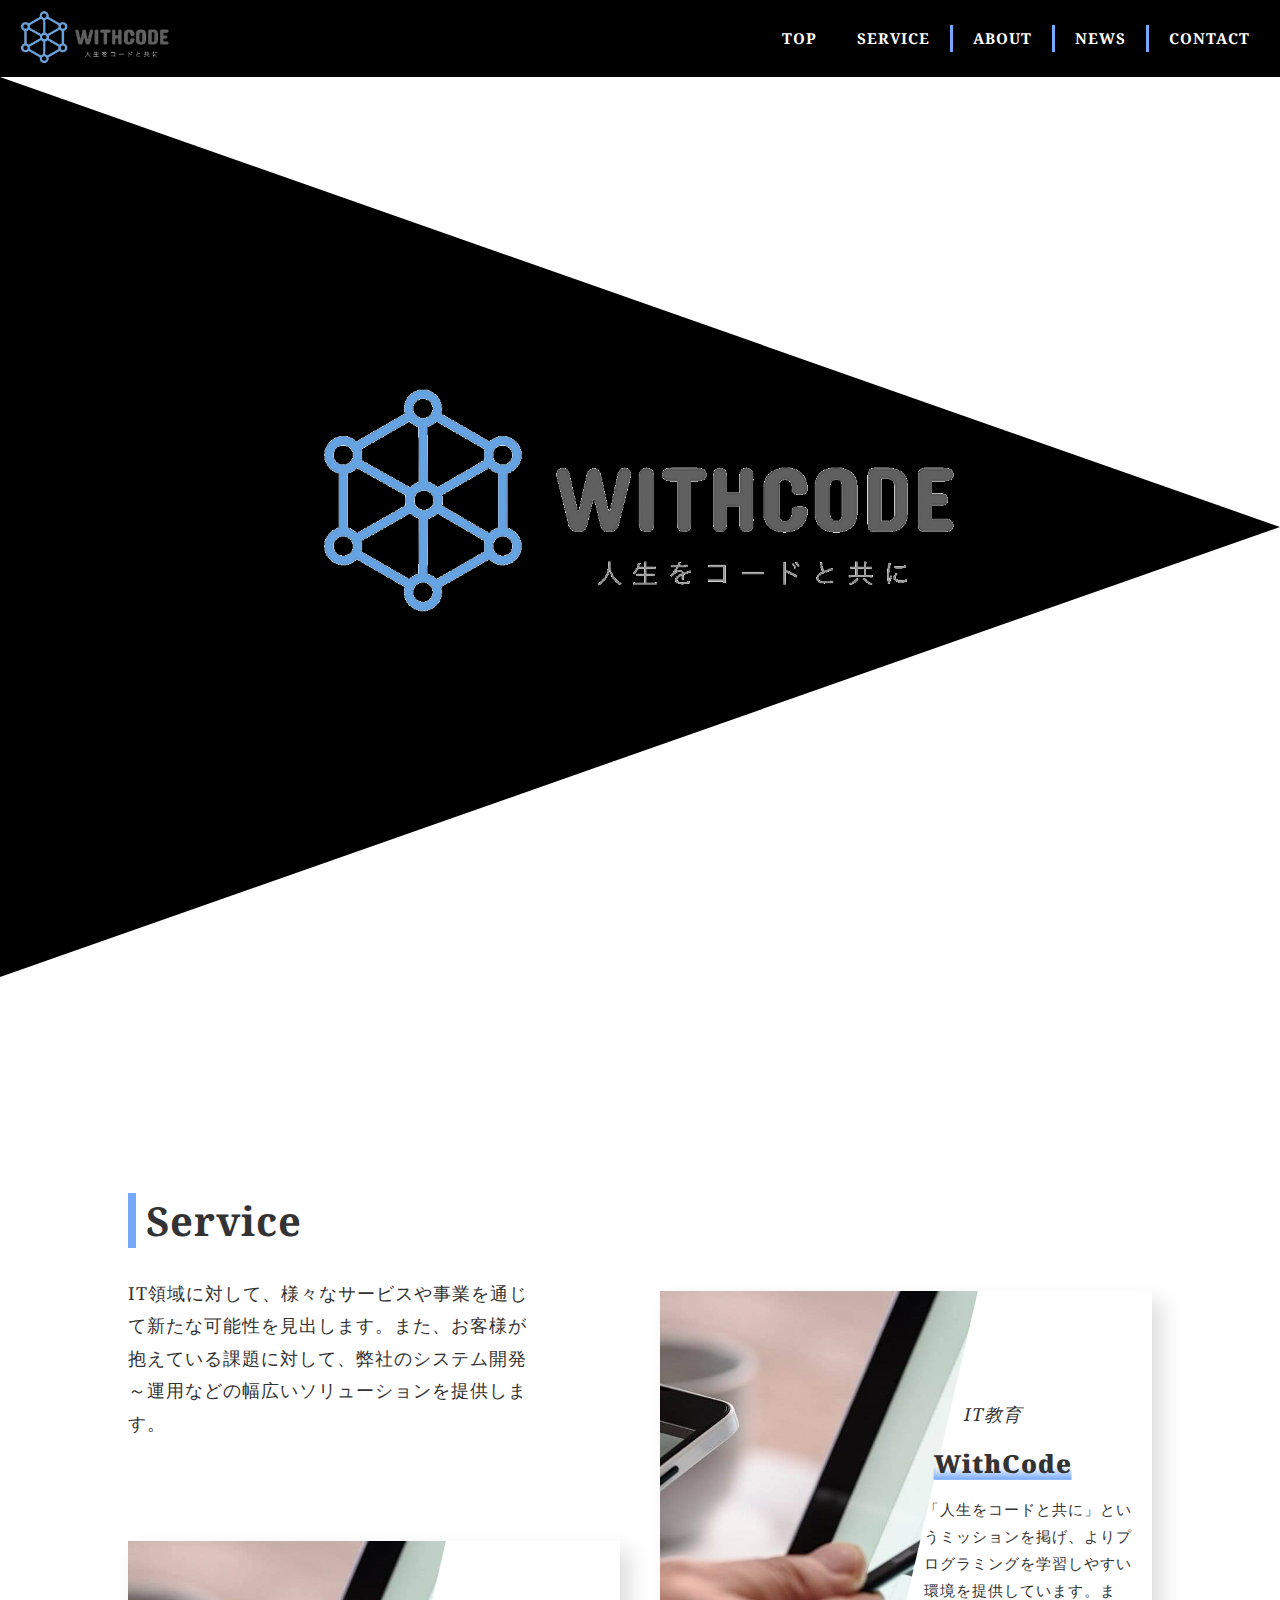
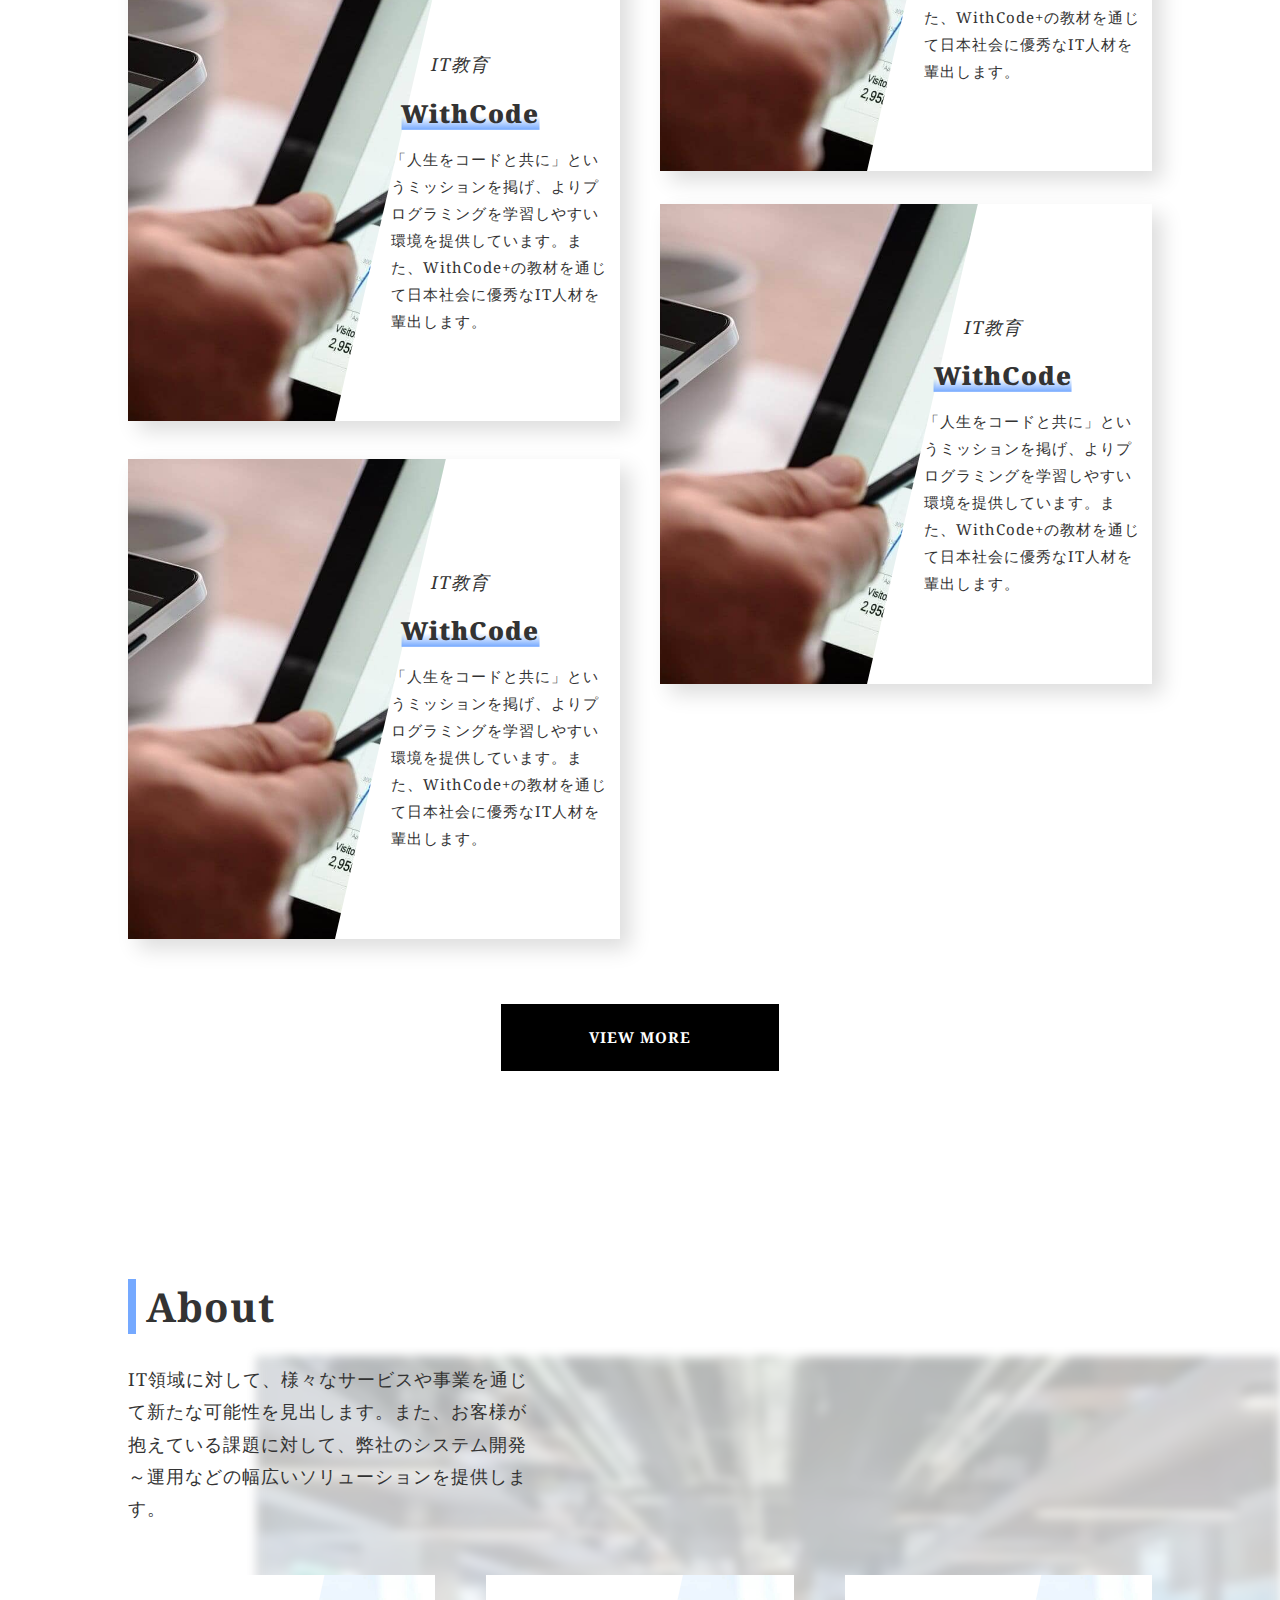
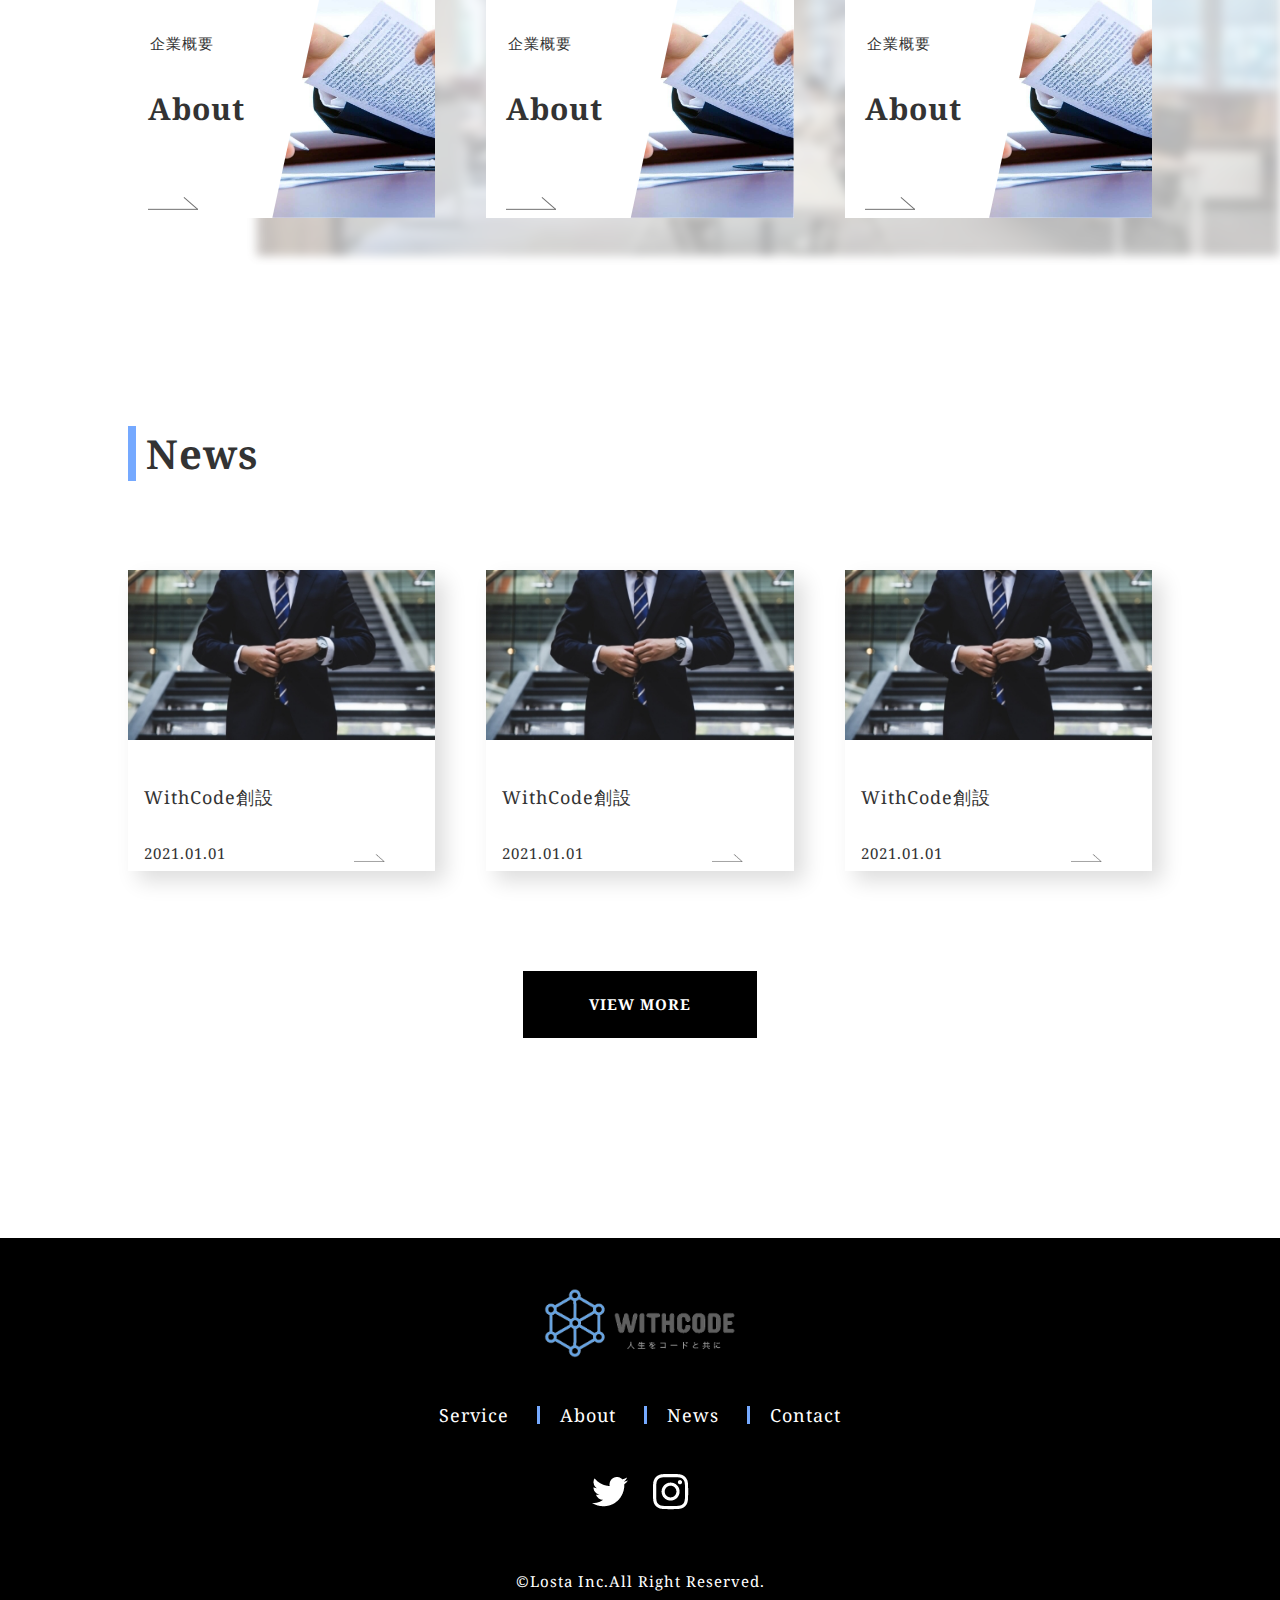
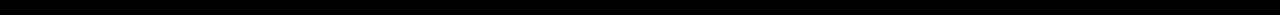
<file: index.html>
<!DOCTYPE html>
<html>
  <head>
    <meta charset="UTF-8">
    <title>プログラミング教材「WithCode+」</title>
    <meta name="description" content="「人生をコードと共に」というビジョンを達成するべく、皆さんのプログラミング学習をサポートします。">
    <meta name="keywords" content="IT,プログラミング,コミュニティ">
    <meta name="viewport" content="width=device-width, initial-scale=1.0">
    <meta property="og:title" content="プログラミング教材「WithCode+」">
    <meta property="og:type" content="article">
    <meta property="og:url" content="https://withcode-plus.tech">
    <meta property="og:image" content="./img/logo.png">
    <meta property="og:description" content="「人生をコードと共に」というビジョンを達成するべく、皆さんのプログラミング学習をサポートします。">
    <meta property="og:site_name" content="プログラミング教材">
    <link rel="icon" href="favicon.ico">
    <link rel="apple-touch-icon" sizes="180×180" href="./img/logo.png">
    <link rel="stylesheet" type="text/css" href="./css/reset.css">
    <link rel="stylesheet" type="text/css" href="./css/common1.css">
    <link rel="stylesheet" type="text/css" href="./css/index.css">
    <link rel="preconnect" href="https://fonts.googleapis.com">
    <link rel="preconnect" href="https://fonts.gstatic.com" crossorigin>
    <link href="https://fonts.googleapis.com/css2?family=Noto+Serif:ital,wght@0,400;0,700;1,400;1,700&display=swap" rel="stylesheet">
  </head>

  <body>
    <header>
      <div class="header_all">
        <a href="index.html" class="logo">
          <img src="img/logo.png" alt="ロゴ画像">
        </a>
        <nav class="navbar">
          <ul>
            <li><a href="./index.html">TOP</a></li>
            <li><a href="./html/service.html">SERVICE</a></li>
            <li><a href="./html/about.html">ABOUT</a></li>
            <li><a href="./html/news.html">NEWS</a></li>
            <li><a href="./html/contact.html">CONTACT</a></li>
          </ul>
        </nav>
      </div>
      <p class="drawer"></p>
    </header>

    <main>
      <section class="top">
        <div class="top_bg">
          <p class="top_img">
            <img src="img/logo.png" alt="ロゴ画像">
          </p>
        </div>
      </section>

      <section class="service">
        <div class="inner">
          <div class="intro">
            <h2 class="section_ttl"><small></small>Service</h2>
            <p class="intro_txt">
              IT領域に対して、様々なサービスや事業を通じて新たな可能性を見出します。また、お客様が抱えている課題に対して、弊社のシステム開発～運用などの幅広いソリューションを提供します。
            </p>
          </div>
          <div class="service_all">
            <ul class="service_list">
              <li class="service_item _service1">
                <div class="service_img _service"></div>
                <div class="service_inner_txt">
                  <p class="service_subttl">IT教育</p>
                  <p class="service_ttl"><strong>WithCode</strong></p>
                  <p class="service_descript">
                   「人生をコードと共に」というミッションを掲げ、よりプログラミングを学習しやすい環境を提供しています。また、WithCode+の教材を通じて日本社会に優秀なIT人材を輩出します。
                  </p>
                </div>
              </li>
              <li class="service_item _service2">
                <div class="service_img _service"></div>
                <div class="service_inner_txt">
                  <p class="service_subttl">IT教育</p>
                  <p class="service_ttl"><strong>WithCode</strong></p>
                  <p class="service_descript">
                   「人生をコードと共に」というミッションを掲げ、よりプログラミングを学習しやすい環境を提供しています。また、WithCode+の教材を通じて日本社会に優秀なIT人材を輩出します。
                  </p>
                </div>
              </li>
              <li class="service_item _service3">
                <div class="service_img _service"></div>
                <div class="service_inner_txt">
                  <p class="service_subttl">IT教育</p>
                  <p class="service_ttl"><strong>WithCode</strong></p>
                  <p class="service_descript">
                   「人生をコードと共に」というミッションを掲げ、よりプログラミングを学習しやすい環境を提供しています。また、WithCode+の教材を通じて日本社会に優秀なIT人材を輩出します。
                  </p>
                </div>
              </li>
              <li class="service_item _service4">
                <div class="service_img _service"></div>
                <div class="service_inner_txt">
                  <p class="service_subttl">IT教育</p>
                  <p class="service_ttl"><strong>WithCode</strong></p>
                  <p class="service_descript">
                   「人生をコードと共に」というミッションを掲げ、よりプログラミングを学習しやすい環境を提供しています。また、WithCode+の教材を通じて日本社会に優秀なIT人材を輩出します。
                  </p>
                </div>
              </li>
            </ul>
          </div>
        </div>
        <div class="btn">
          <a href="html/service.html">VIEW MORE</a>
        </div>
      </section>

      <section class="about">
        <div class="inner">
          <div class="intro">
            <h2 class="section_ttl"><small></small>About</h2>
            <p class="intro_txt">
              IT領域に対して、様々なサービスや事業を通じて新たな可能性を見出します。また、お客様が抱えている課題に対して、弊社のシステム開発～運用などの幅広いソリューションを提供します。
            </p>
          </div>
          <div class="about_list">
            <div class="about_item">
              <a href="html/about.html" class="top_about_link">
                <p class="about_sub_ttl">企業概要</p>
                <p class="about_sub_txt">About</p>
                <div class="about_arrow">
                  <img src="img/arrow.png" alt="矢印の画像">
                </div>
              </a>
            </div>
            <div class="about_item">
              <a href="html/about.html" class="top_about_link">
                <p class="about_sub_ttl">企業概要</p>
                <p class="about_sub_txt">About</p>
                <div class="about_arrow">
                  <img src="img/arrow.png" alt="矢印の画像">
                </div>
              </a>
            </div>
            <div class="about_item">
              <a href="html/about.html" class="top_about_link">
                <p class="about_sub_ttl">企業概要</p>
                <p class="about_sub_txt">About</p>
                <div class="about_arrow">
                  <img src="img/arrow.png" alt="矢印の画像">
                </div>
              </a>
            </div>
          </div>
        </div>
      </section>

      <section class="news">
        <div class="inner">
          <h2 class="section_ttl"><small></small>News</h2>
          <div class="news_all">
            <ul class="news_list">
              <li class="news_item">
                <a href="html/news.html">
                  <div class="news_img">
                    <img src="img/news.png" alt="ニュース画像">
                  </div>
                  <div class="news_txt">
                    <p class="news_ttl">WithCode創設</p>
                    <p class="news_date">2021.01.01</p>
                  </div>
                </a>
              </li>
              <li class="news_item">
                <a href="html/news.html">
                  <div class="news_img">
                    <img src="img/news.png" alt="ニュース画像">
                  </div>
                  <div class="news_txt">
                    <p class="news_ttl">WithCode創設</p>
                    <p class="news_date">2021.01.01</p>
                  </div>
                </a>
              </li>
              <li class="news_item">
                <a href="html/news.html">
                  <div class="news_img">
                    <img src="img/news.png" alt="ニュース画像">
                  </div>
                  <div class="news_txt">
                    <p class="news_ttl">WithCode創設</p>
                    <p class="news_date">2021.01.01</p>
                  </div>
                </a>
              </li>
            </ul>
          </div>
          <div class="btn">
            <a href="html/service.html">VIEW MORE</a>
          </div>
        <div>
      </section>
    </main>

    <footer>
      <div class="footer_logo">
        <a href="index.html">
          <img src="img/logo.png" alt="ロゴ画像">
        </a>
      </div>
      <ul class="footer_list">
        <li class="footer_item">
          <a href="html/service.html">Service</a>
        </li>
        <li class="footer_item">
          <a href="html/about.html">About</a>
        </li>
        <li class="footer_item">
          <a href="html/news.html">News</a>
        </li>
        <li class="footer_item">
          <a href="html/contact.html">Contact</a>
        </li>
      </ul>
      <ul class="footer_sns">
        <li class="sns_icon1">
          <a href="#"><img src="img/twitter.png" alt="Twitterアイコン"></a>
        </li>
        <li class="sns_icon2">
          <a href="#"><img src="img/instagram.png" alt="Instagramアイコン"></a>
        </li>
      </ul>
      <small class="footer_txt">©Losta Inc.All Right Reserved.</small>
    </footer>

    <script src="https://ajax.googleapis.com/ajax/libs/jquery/3.5.1/jquery.min.js"></script>
    <script type="text/javascript" src="js/common.js"></script>
    </body>
</html>
</file>
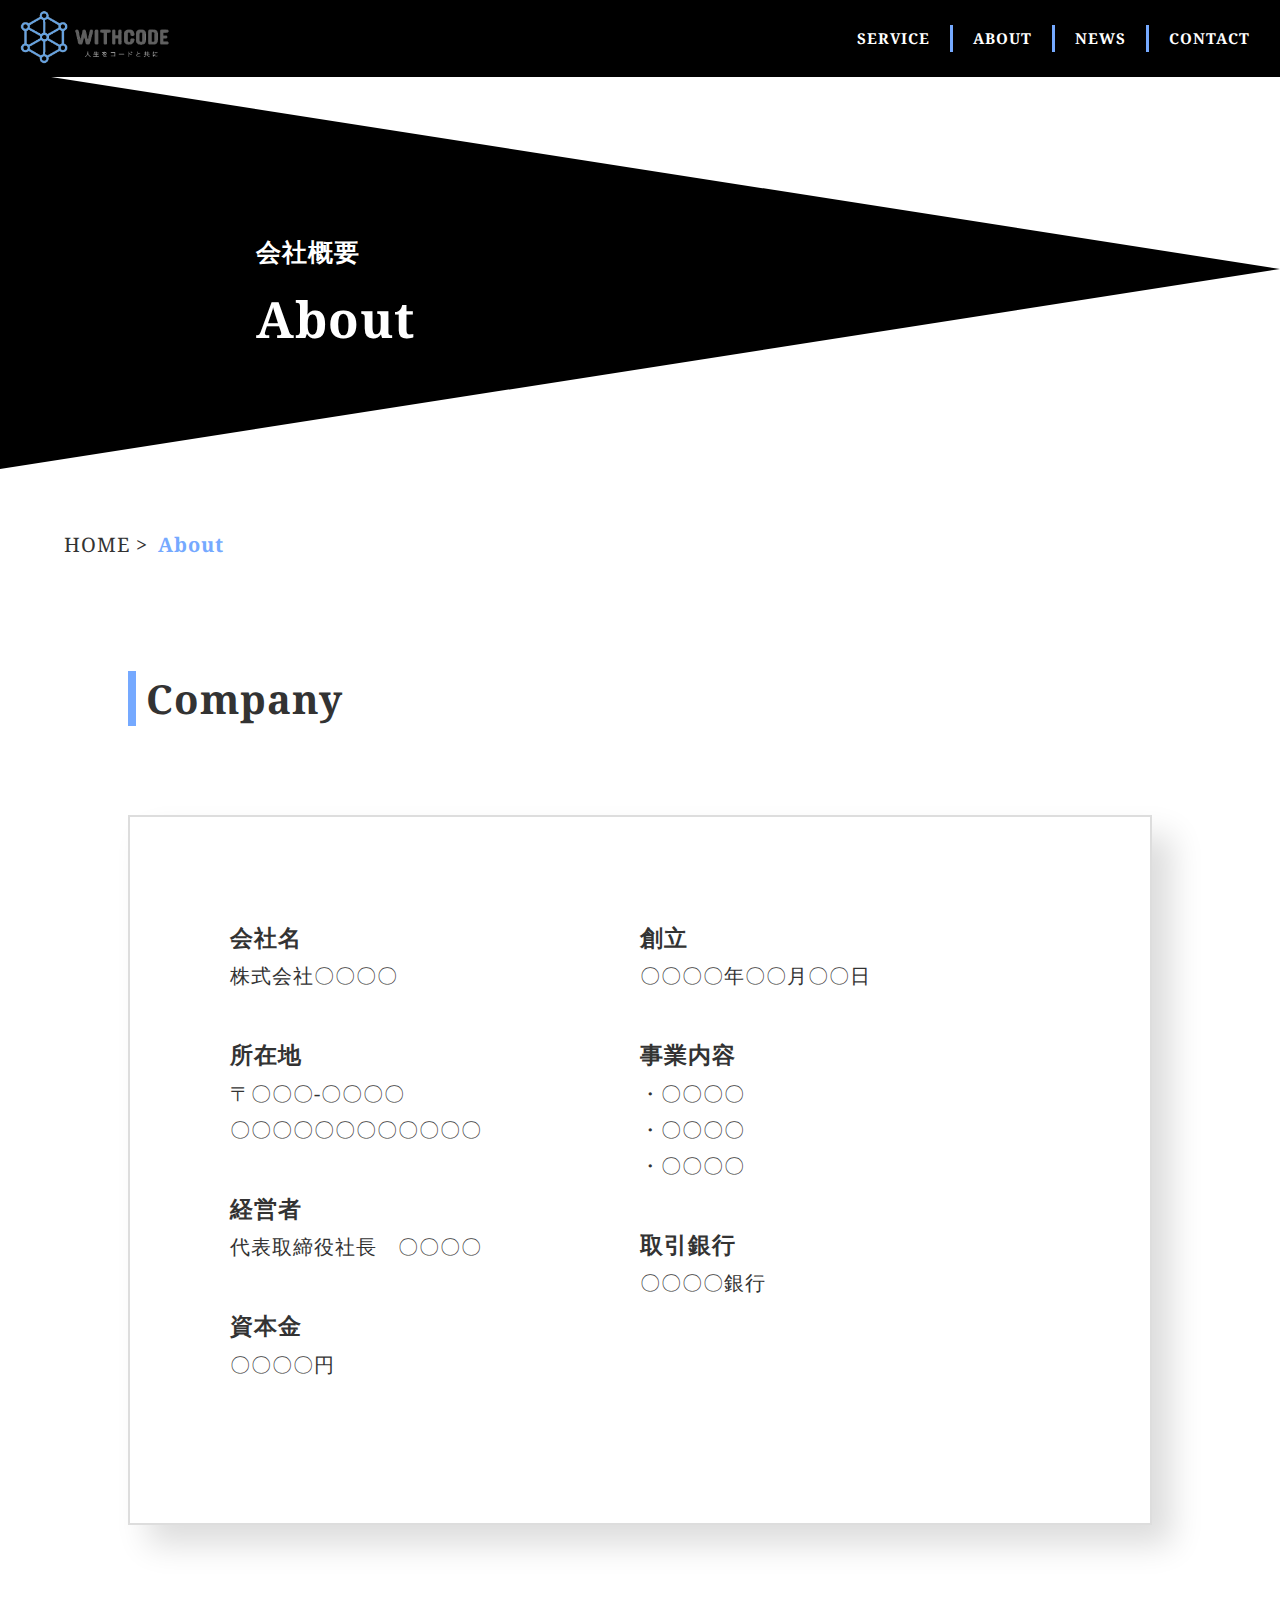
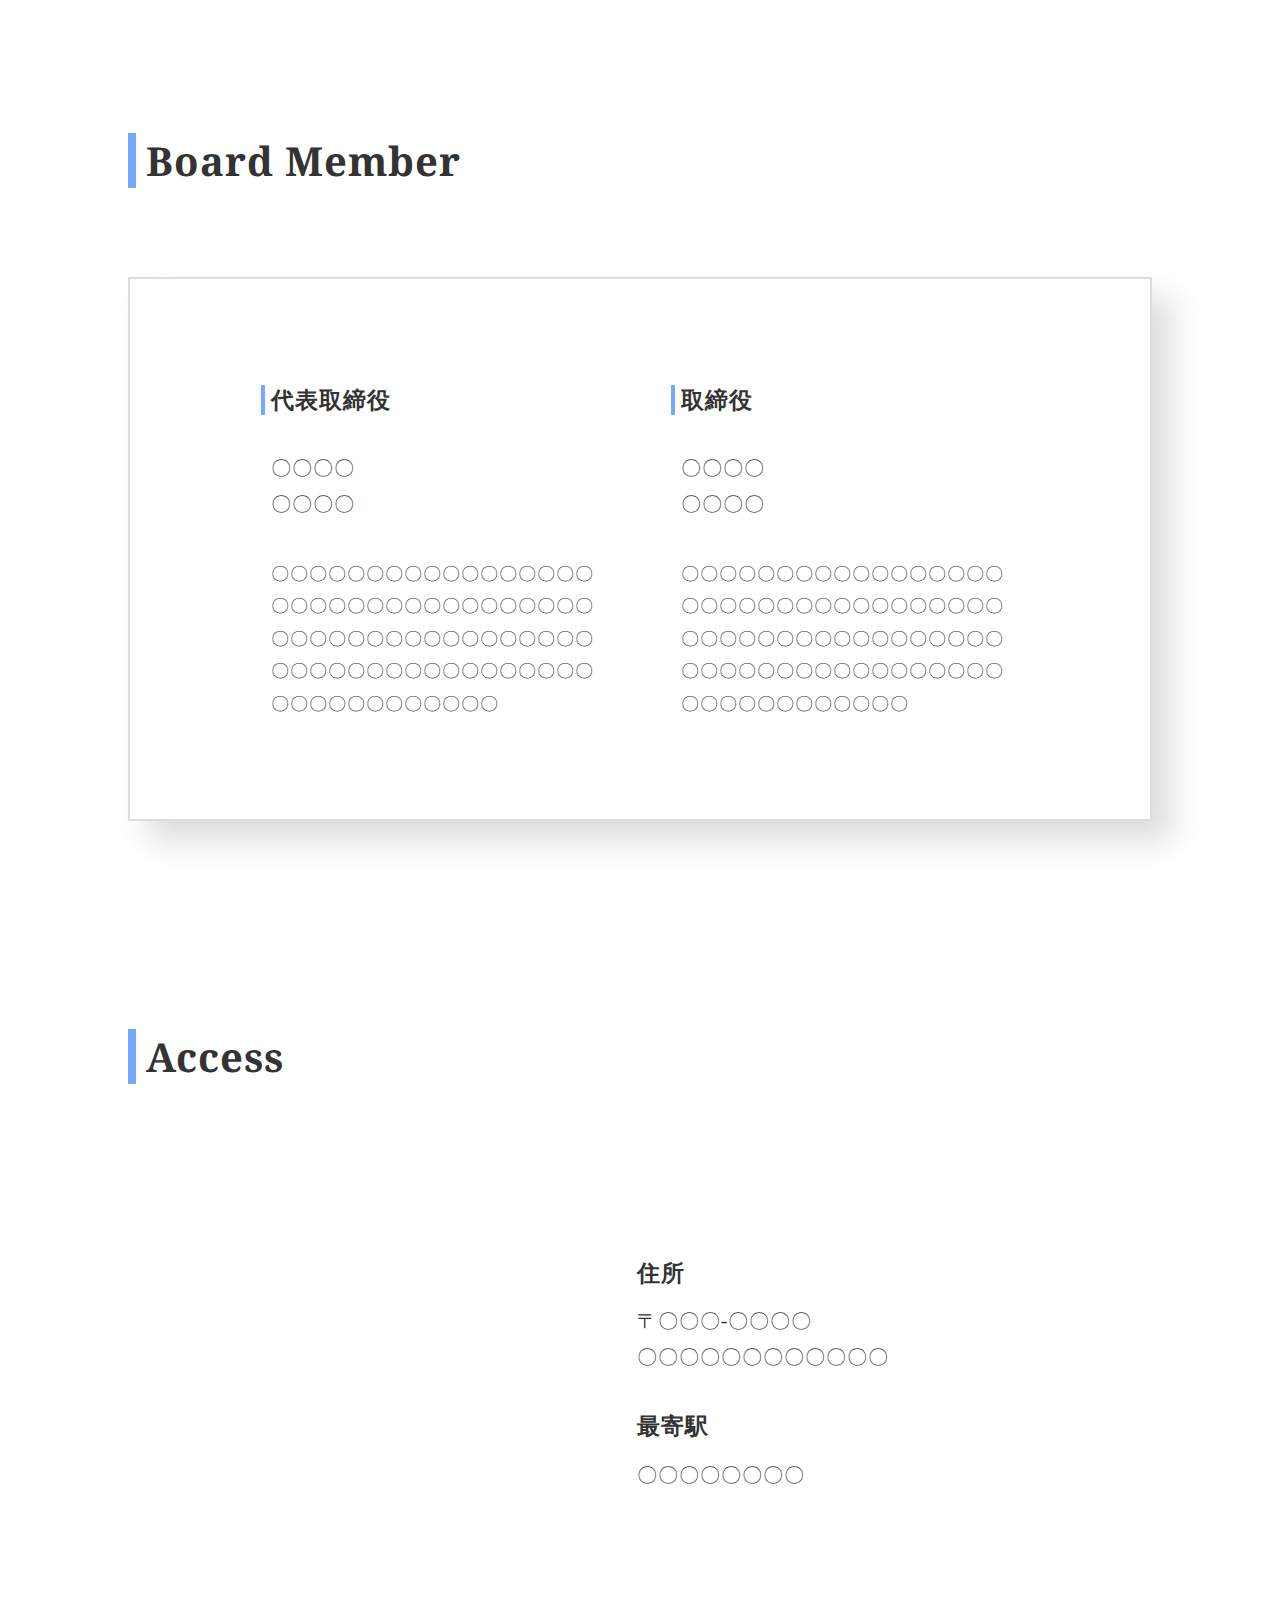
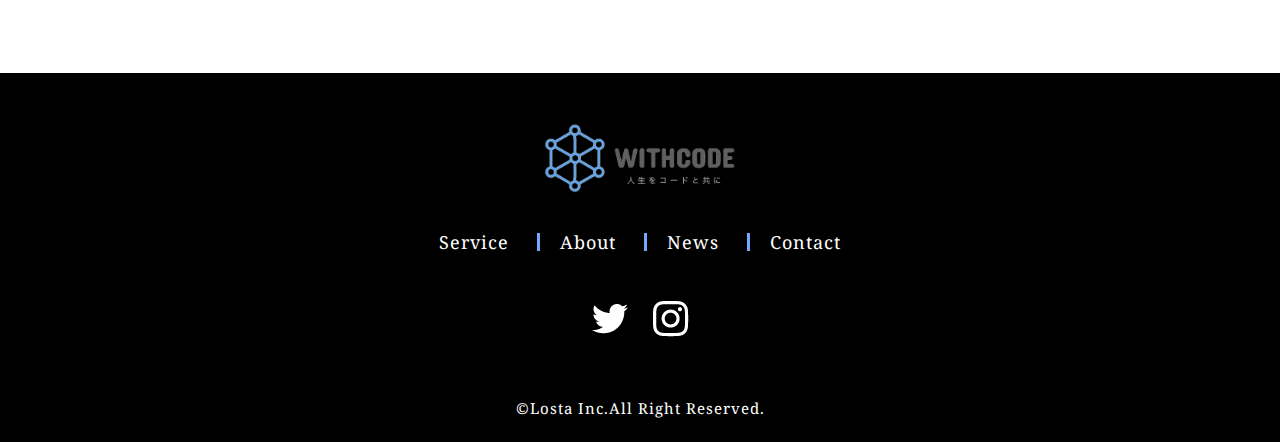
<file: html/about.html>
<html>
<head>
  <meta charset="UTF-8">
  <title>プログラミング教材「WithCode+」</title>
  <meta name="description" content="「人生をコードと共に」というビジョンを達成するべく、皆さんのプログラミング学習をサポートします。">
  <meta name="keywords" content="IT,プログラミング,コミュニティ">
  <meta name="viewport" content="width=device-width, initial-scale=1.0">
  <meta property="og:title" content="プログラミング教材「WithCode+」">
  <meta property="og:type" content="article">
  <meta property="og:url" content="https://withcode-plus.tech">
  <meta property="og:image" content="img/logo.png">
  <meta property="og:description" content="「人生をコードと共に」というビジョンを達成するべく、皆さんのプログラミング学習をサポートします。">
  <meta property="og:site_name" content="プログラミング教材">
  <link rel="icon" href="../favicon.ico">
  <link rel="apple-touch-icon" sizes="180×180" href="img/logo.png">
  <link rel="stylesheet" type="text/css" href="../css/reset.css">
  <link rel="stylesheet" type="text/css" href="../css/common1.css">
  <link rel="stylesheet" type="text/css" href="../css/common2.css">
  <link rel="stylesheet" type="text/css" href="../css/about.css">
  <link rel="preconnect" href="https://fonts.gstatic.com">
  <link href="https://fonts.googleapis.com/css2?family=Noto+Serif:ital,wght@0,400;0,700;1,400;1,700&display=swap"
rel="stylesheet">
</head>

<body>
  <header>
    <div class="header_all">
      <a href="../index.html" class="logo">
        <img src="../img/logo.png" alt="ロゴ画像">
      </a>
      <nav class="navbar">
        <ul>
          <li><a href="../index.html" class="respons">TOP</a></li>
          <li><a href="service.html">SERVICE</a></li>
          <li><a href="about.html">ABOUT</a></li>
          <li><a href="news.html">NEWS</a></li>
          <li><a href="contact.html">CONTACT</a></li>
        </ul>
      </nav>
    </div>
    <p class="drawer"></p>
  </header>

  <main>
    <section class="top">
      <div class="top_bg">
        <p class="top_ttl">
          <small>会社概要</small>
          About
        </p>
      </div>
    </section>

    <section class="breadcrumb">
      <ul>
        <li>
          <a href="../index.html"><span>HOME</span></a>
        </li>
        <li>
          <a href="service.html"><span class="color">About</span></a>
        </li>
      </ul>
    </section>

    <section class="about_com">
      <div class="inner">
        <h2 class="section_ttl"><small></small>Company</h2>
        <div class="about_com_all">
          <div class="about_com_list">
            <div class="about_com_item">
              <h3 class="about_com_ttl">会社名</h3><br>
              <p class="about_com_txt">株式会社〇〇〇〇</p>
            </div>
            <div class="about_com_item">
              <h3 class="about_com_ttl">所在地</h3><br>
              <div class="about_com_content">
                <p class="about_com_txt">
                  〒〇〇〇-〇〇〇〇<br>
                  〇〇〇〇〇〇〇〇〇〇〇〇
                </p>
              </div>
            </div>
            <div class="about_com_item">
              <h3 class="about_com_ttl">経営者</h3><br>
              <p class="about_com_txt">代表取締役社長　〇〇〇〇</p>
            </div>
            <div class="about_com_item">
              <h3 class="about_com_ttl">資本金</h3><br>
              <p class="about_com_txt">〇〇〇〇円</p>
            </div>
          </div>
          <div class="about_com_list">
            <div class="about_com_item">
              <h3 class="about_com_ttl">創立</h3><br>
              <p class="about_com_txt">〇〇〇〇年〇〇月〇〇日</p>
            </div>
            <div class="about_com_item">
              <h3 class="about_com_ttl">事業内容</h3><br>
              <div class="about_com_content">
                <p class="about_com_txt">・〇〇〇〇</p><br>
                <p class="about_com_txt">・〇〇〇〇</p><br>
                <p class="about_com_txt">・〇〇〇〇</p>
              </div>
            </div>
            <div class="about_com_item">
              <h3 class="about_com_ttl">取引銀行</h3><br>
              <p class="about_com_txt">〇〇〇〇銀行</p>
            </div>
          </div>
        </div>
      </div>
    </section>

    <section class="about_mem">
      <div class="inner">
        <h2 class="section_ttl"><small></small>Board Member</h2>
        <div class="about_mem_all">
          <div class="about_mem_per">
            <h3 class="about_mem_ttl">代表取締役</h3>
            <p class="about_mem_name">〇〇〇〇<br>〇〇〇〇</p>
            <p class="about_mem_txt">
             〇〇〇〇〇〇〇〇〇〇〇〇〇〇〇〇〇〇〇〇〇〇〇〇〇〇〇〇〇〇〇〇〇〇〇〇〇〇〇〇〇〇〇〇〇〇〇〇〇〇〇〇〇〇〇〇〇〇〇〇〇〇〇〇〇〇〇〇〇〇〇〇〇〇〇〇〇〇〇〇
            </p>
          </div>
          <div class="about_mem_per">
            <h3 class="about_mem_ttl">取締役</h3>
            <p class="about_mem_name">〇〇〇〇<br>〇〇〇〇</p>
            <p class="about_mem_txt">
              〇〇〇〇〇〇〇〇〇〇〇〇〇〇〇〇〇〇〇〇〇〇〇〇〇〇〇〇〇〇〇〇〇〇〇〇〇〇〇〇〇〇〇〇〇〇〇〇〇〇〇〇〇〇〇〇〇〇〇〇〇〇〇〇〇〇〇〇〇〇〇〇〇〇〇〇〇〇〇〇
            </p>
          </div>
        </div>
      </div>
    </section>

    <section class="about_acc">
      <div class="inner">
        <h2 class="section_ttl"><small></small>Access</h2>
      </div>
      <div class="about_acc_map">
        <iframe src="https://www.google.com/maps/embed?pb=!1m18!1m12!1m3!1d3241.769987216786!2d139.69944711532793!3d35.65803823885082!2m3!1f0!2f0!3f0!3m2!1i1024!2i768!4f13.1!3m3!1m2!1s0x60188b563b00109f%3A0x337328def1e2ab26!2z5riL6LC36aeF!5e0!3m2!1sja!2sjp!4v1614969560710!5m2!1sja!2sjp"
      width="600" height="450" style="border:0;" allowfullscreen="" loading="lazy">
        </iframe>
      </div>
      <div class="inner">
        <div class="about_acc_list">
          <div class="about_acc_item">
            <h3 class="about_acc_ttl">住所</h3>
            <p class="about_acc_txt">
              〒〇〇〇-〇〇〇〇<br>
              〇〇〇〇〇〇〇〇〇〇〇〇
            </p>
          </div>
          <div class="about_acc_item">
            <h3 class="about_acc_ttl">最寄駅</h3>
            <p class="about_acc_txt">
              〇〇〇〇〇〇〇〇
            </p>
          </div>
        </div>
      </div>
    </section>

    <footer>
      <div class="footer_logo">
        <a href="../index.html">
          <img src="../img/logo.png" alt="ロゴ画像">
        </a>
      </div>
      <ul class="footer_list">
        <li class="footer_item">
          <a href="service.html" class="nav_link">Service</a>
        </li>
        <li class="footer_item">
          <a href="about.html" class="nav_link">About</a>
        </li>
        <li class="footer_item">
          <a href="news.html" class="nav_link">News</a>
        </li>
        <li class="footer_item">
          <a href="contact.html" class="nav_link">Contact</a>
        </li>
      </ul>
      <ul class="footer_sns">
        <li class="sns_icon1">
          <a href="#"><img src="../img/twitter.png" alt="Twitterアイコン"></a>
        </li>
        <li class="sns_icon2">
          <a href="#"><img src="../img/instagram.png" alt="Instagramアイコン"></a>
        </li>
      </ul>
      <small class="footer_txt">©Losta Inc.All Right Reserved.</small>
    </footer>





  </main>




  <script src="https://ajax.googleapis.com/ajax/libs/jquery/3.5.1/jquery.min.js"></script>
  <script type="text/javascript" src="../js/common.js"></script>
</body>
</file>
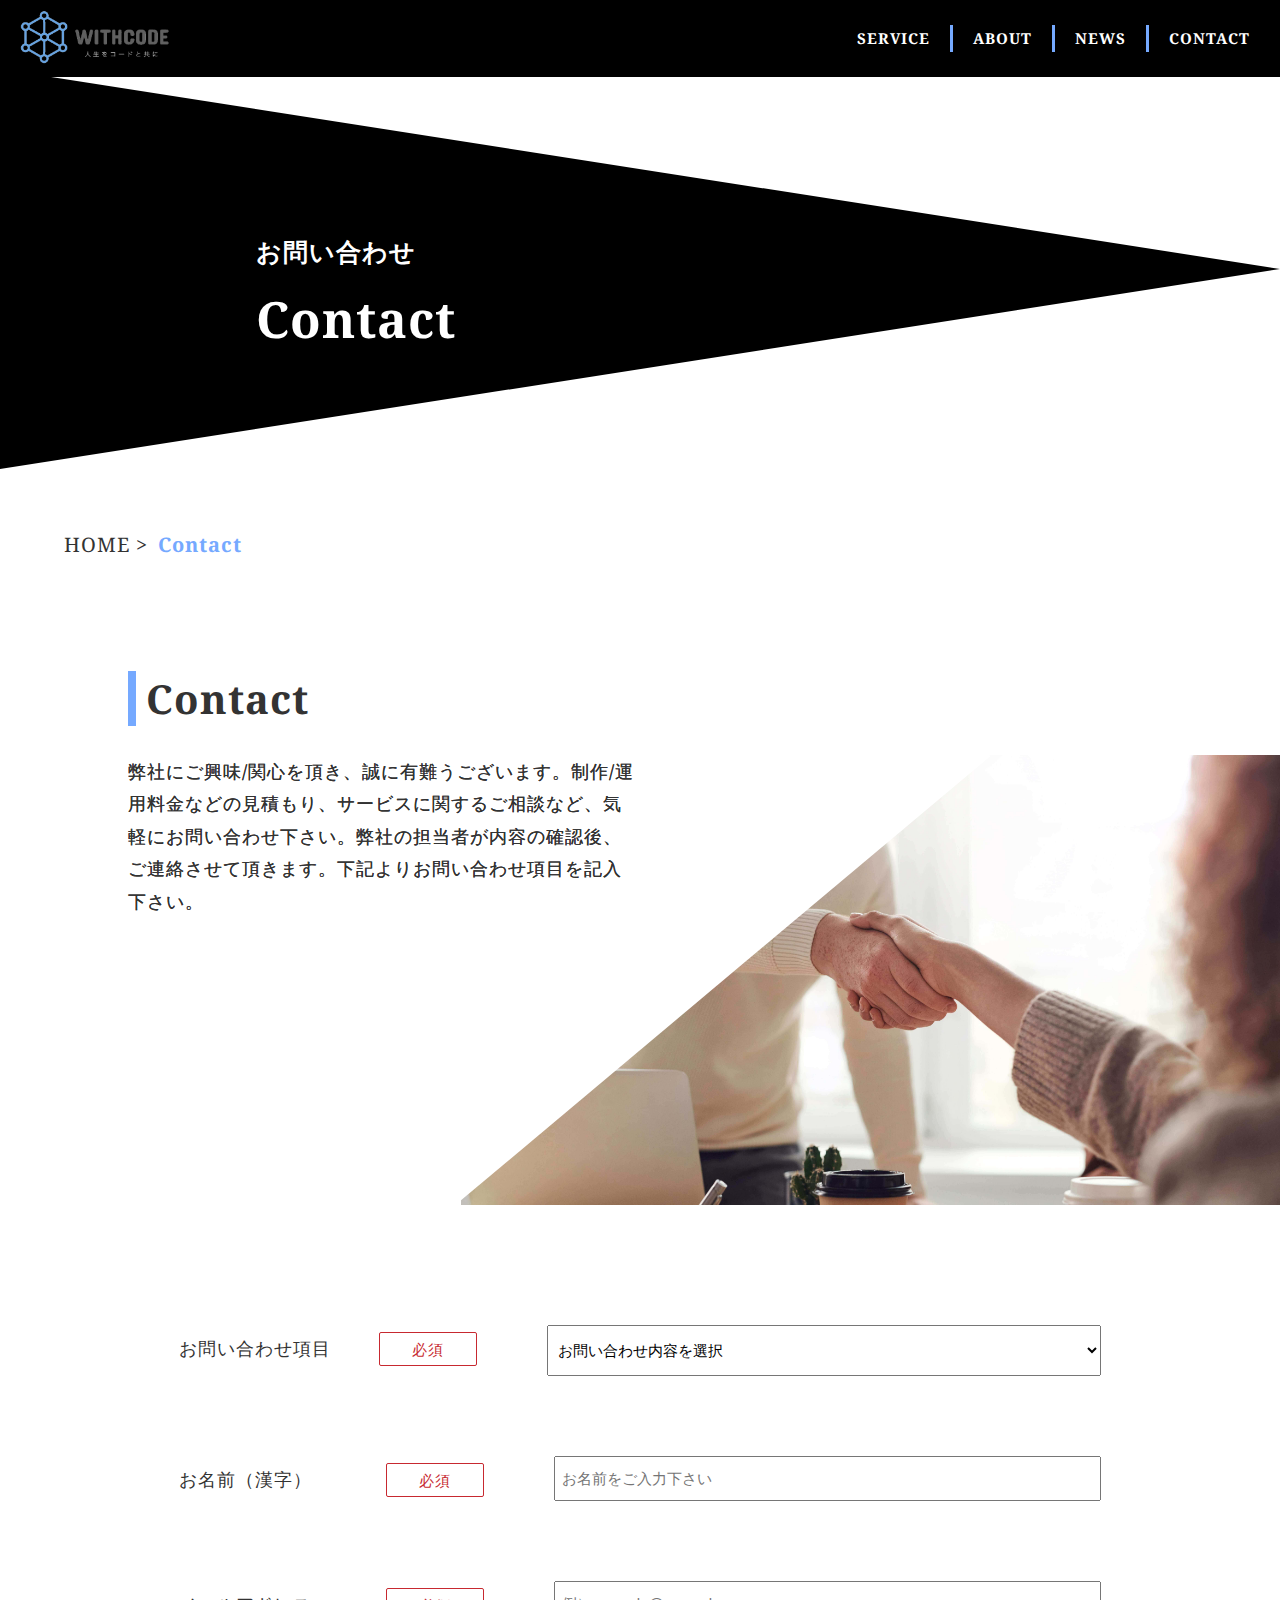
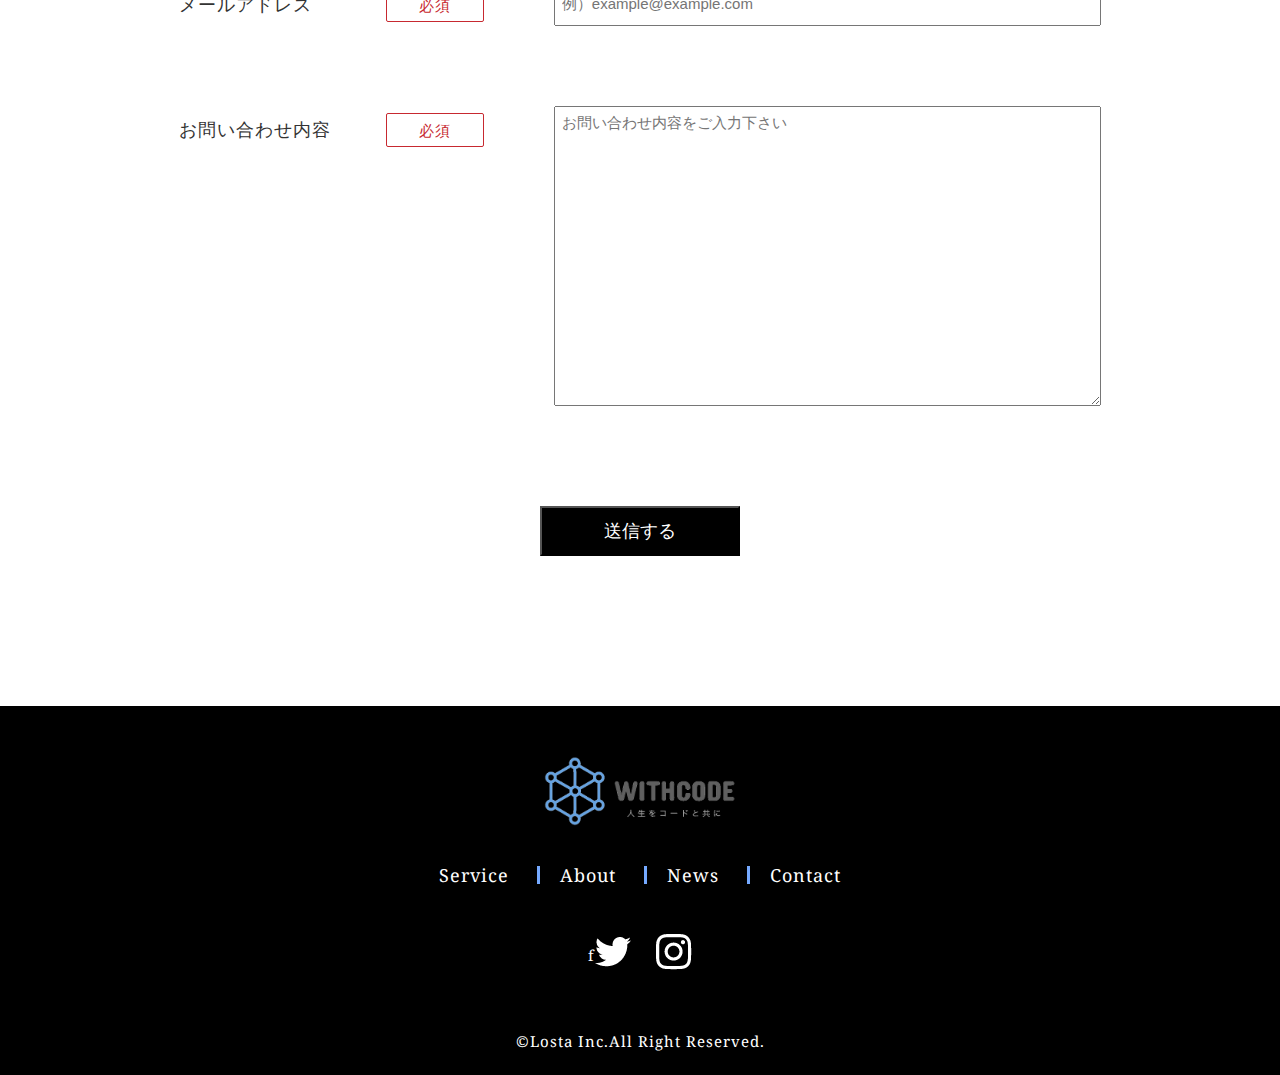
<file: html/contact.html>
<html>
<head>
  <meta charset="UTF-8">
  <title>プログラミング教材「WithCode+」</title>
  <meta name="description" content="「人生をコードと共に」というビジョンを達成するべく、皆さんのプログラミング学習をサポートします。">
  <meta name="keywords" content="IT,プログラミング,コミュニティ">
  <meta name="viewport" content="width=device-width, initial-scale=1.0">
  <meta property="og:title" content="プログラミング教材「WithCode+」">
  <meta property="og:type" content="article">
  <meta property="og:url" content="https://withcode-plus.tech">
  <meta property="og:image" content="img/logo.png">
  <meta property="og:description" content="「人生をコードと共に」というビジョンを達成するべく、皆さんのプログラミング学習をサポートします。">
  <meta property="og:site_name" content="プログラミング教材">
  <link rel="icon" href="../favicon.ico">
  <link rel="apple-touch-icon" sizes="180×180" href="img/logo.png">
  <link rel="stylesheet" type="text/css" href="../css/reset.css">
  <link rel="stylesheet" type="text/css" href="../css/common1.css">
  <link rel="stylesheet" type="text/css" href="../css/common2.css">
  <link rel="stylesheet" type="text/css" href="../css/contact.css">
  <link rel="preconnect" href="https://fonts.gstatic.com">
  <link href="https://fonts.googleapis.com/css2?family=Noto+Serif:ital,wght@0,400;0,700;1,400;1,700&display=swap"
rel="stylesheet">
</head>

<body>
  <header>
    <div class="header_all">
      <a href="../index.html" class="logo">
        <img src="../img/logo.png" alt="ロゴ画像">
      </a>
      <nav class="navbar">
        <ul>
          <li><a href="../index.html" class="respons">TOP</a></li>
          <li><a href="service.html">SERVICE</a></li>
          <li><a href="about.html">ABOUT</a></li>
          <li><a href="news.html">NEWS</a></li>
          <li><a href="contact.html">CONTACT</a></li>
        </ul>
      </nav>
    </div>
    <p class="drawer"></p>
  </header>

  <main>
    <section class="top">
      <div class="top_bg">
        <p class="top_ttl">
          <small>お問い合わせ</small>
          Contact
        </p>
      </div>
    </section>

    <section class="breadcrumb">
      <ul>
        <li>
          <a href="../index.html"><span>HOME</span></a>
        </li>
        <li>
          <a href="service.html"><span class="color">Contact</span></a>
        </li>
      </ul>
    </section>

    <section class="contact">
      <div class="inner">
        <h2 class="section_ttl"><small></small>Contact</h2>
        <div class="contact_item">
          <p class="contact_txt">
            弊社にご興味/関心を頂き、誠に有難うございます。制作/運用料金などの見積もり、サービスに関するご相談など、気軽にお問い合わせ下さい。弊社の担当者が内容の確認後、ご連絡させて頂きます。下記よりお問い合わせ項目を記入下さい。
          </p>
        </div>
        <div class="contact_item">
          <p class="contact_txt">
            弊社にご興味/関心を頂き、誠に有難うございます。制作/運用料金などの見積もり、サービスに関するご相談など、気軽にお問い合わせ下さい。弊社の担当者が内容の確認後、ご連絡させて頂きます。下記よりお問い合わせ項目を記入下さい。
          </p>
        </div>
        <div class="contact_img"></div>
        <form action="../mail.php" class="contact_form" id="form" method="POST">
          <div class="contact_box">
            <label for="name" class="contact_form_ttl">お問い合わせ項目</label>
            <select class="contact_form_box1" name="subject" required="required">
              <optgroup value>
                <option class="select_with" value="プルダウンメニューで問い合わせ内容を選択" hidden>お問い合わせ内容を選択</option>
                <option class="select_with" value="サイト制作/運用の見積もり">サイト制作/運用の見積もり</option>
                <option class="select_with" value="システム制作/運用の見積もり">システム開発/運用の見積もり</option>
                <option class="select_with" value="その他">その他</option>
              </optgroup>
            </select>
          </div>
          <div class="contact_box">
            <label for="name" class="contact_form_ttl">お名前（漢字）</label>
            <input type="text" class="contact_form_box2" name="" required="required" placeholder="お名前をご入力下さい">
          </div>
          <div class="contact_box">
            <label for="email" class="contact_form_ttl">メールアドレス</label>
            <input type="email" class="contact_form_box2" name="" required="required" placeholder="例）example@example.com">
          </div>
          <div class="contact_box _area">
            <label for="message" class="contact_form_ttl _ttl">お問い合わせ内容</label>
            <textarea name="message" class="contact_txtarea" id="message" cols="30" rows="10" required="required"
        placeholder="お問い合わせ内容をご入力下さい"></textarea>
          </div>
         <button type="submit" class="contact_btn">送信する</button>
        </form>
      </div>
    </section>
  </main>

  <footer>
    <div class="footer_logo">
      <a href="../index.html">
        <img src="../img/logo.png" alt="ロゴ画像">
      </a>
    </div>
    <ul class="footer_list">
      <li class="footer_item">
        <a href="service.html" class="nav_link">Service</a>
      </li>
      <li class="footer_item">
        <a href="about.html" class="nav_link">About</a>
      </li>
      <li class="footer_item">
        <a href="news.html" class="nav_link">News</a>
      </li>
      <li class="footer_item">
        <a href="contact.html" class="nav_link">Contact</a>
      </li>
    </ul>
    <ul class="footer_sns">
f      <li class="sns_icon1">
        <a href="#"><img src="../img/twitter.png" alt="Twitterアイコン"></a>
      </li>
      <li class="sns_icon2">
        <a href="#"><img src="../img/instagram.png" alt="Instagramアイコン"></a>
      </li>
    </ul>
    <small class="footer_txt">©Losta Inc.All Right Reserved.</small>
  </footer>











  <script src="https://ajax.googleapis.com/ajax/libs/jquery/3.5.1/jquery.min.js"></script>
  <script type="text/javascript" src="../js/common.js"></script>
  
</body>
</file>
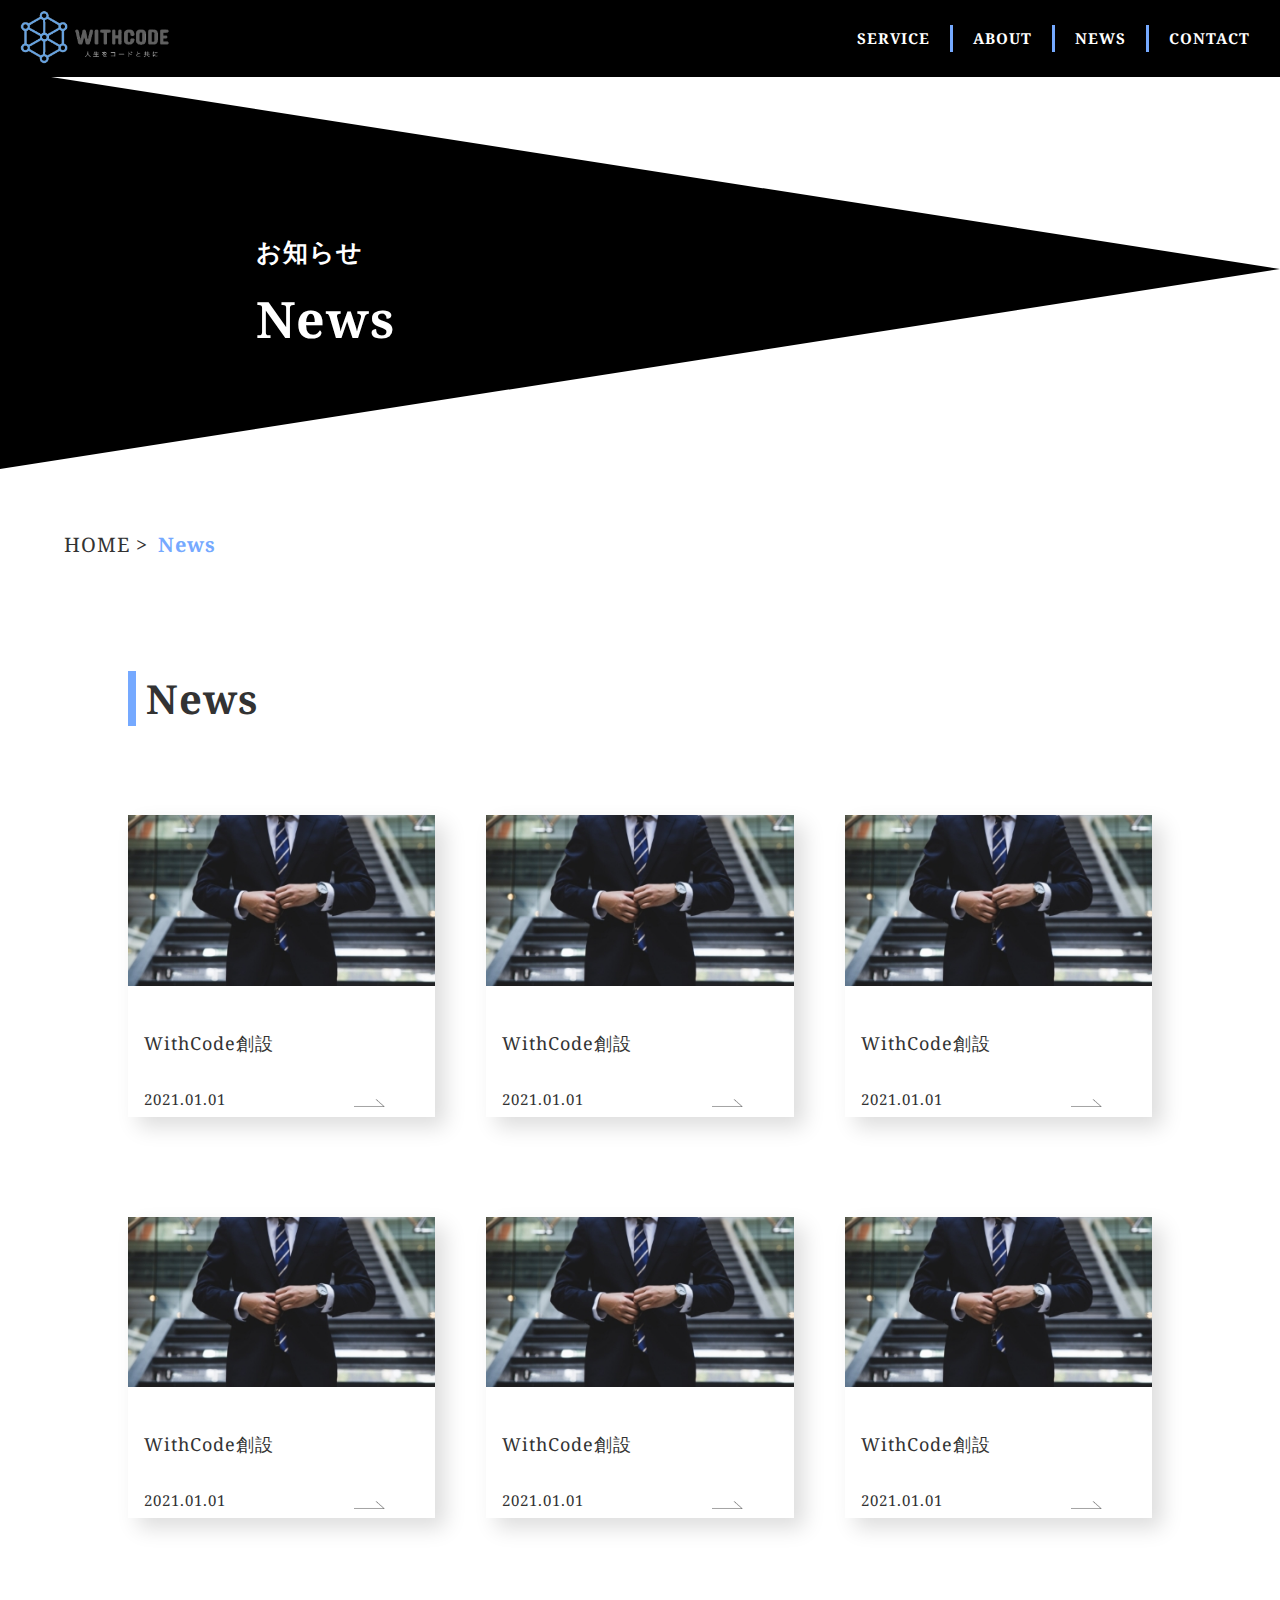
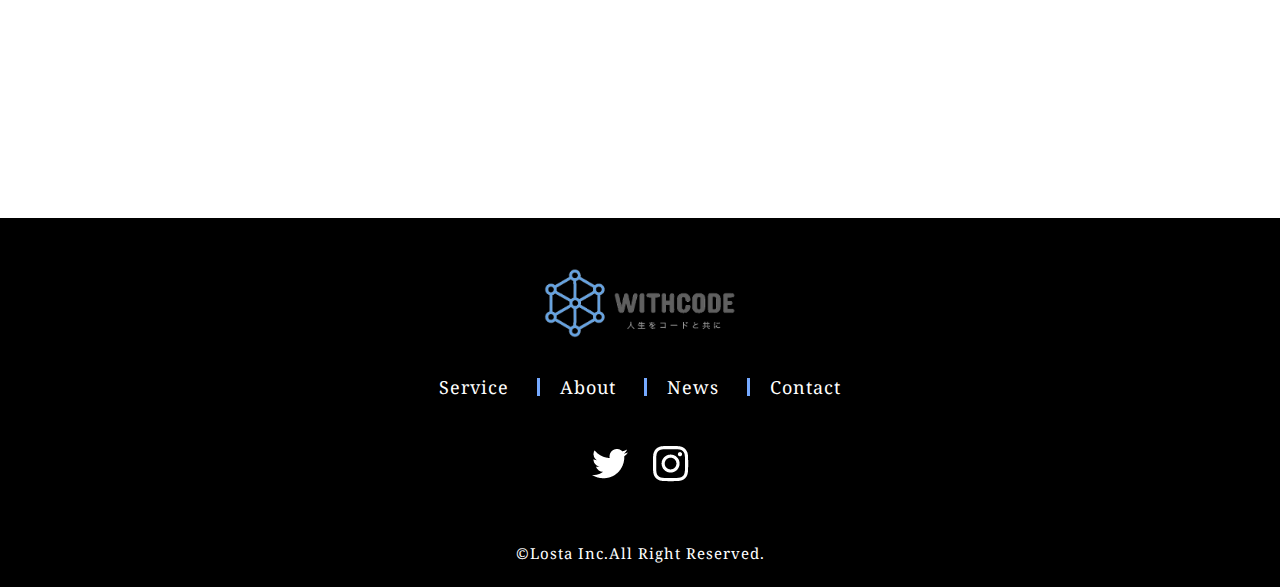
<file: html/news.html>
<html>
<head>
  <meta charset="UTF-8">
  <title>プログラミング教材「WithCode+」</title>
  <meta name="description" content="「人生をコードと共に」というビジョンを達成するべく、皆さんのプログラミング学習をサポートします。">
  <meta name="keywords" content="IT,プログラミング,コミュニティ">
  <meta name="viewport" content="width=device-width, initial-scale=1.0">
  <meta property="og:title" content="プログラミング教材「WithCode+」">
  <meta property="og:type" content="article">
  <meta property="og:url" content="https://withcode-plus.tech">
  <meta property="og:image" content="img/logo.png">
  <meta property="og:description" content="「人生をコードと共に」というビジョンを達成するべく、皆さんのプログラミング学習をサポートします。">
  <meta property="og:site_name" content="プログラミング教材">
  <link rel="icon" href="../favicon.ico">
  <link rel="apple-touch-icon" sizes="180×180" href="img/logo.png">
  <link rel="stylesheet" type="text/css" href="../css/reset.css">
  <link rel="stylesheet" type="text/css" href="../css/common1.css">
  <link rel="stylesheet" type="text/css" href="../css/common2.css">
  <link rel="stylesheet" type="text/css" href="../css/news.css">
  <link rel="preconnect" href="https://fonts.gstatic.com">
  <link href="https://fonts.googleapis.com/css2?family=Noto+Serif:ital,wght@0,400;0,700;1,400;1,700&display=swap"
rel="stylesheet">
</head>

<body>
  <header>
    <div class="header_all">
      <a href="../index.html" class="logo">
        <img src="../img/logo.png" alt="ロゴ画像">
      </a>
      <nav class="navbar">
        <ul>
          <li><a href="../index.html" class="respons">TOP</a></li>
          <li><a href="service.html">SERVICE</a></li>
          <li><a href="about.html">ABOUT</a></li>
          <li><a href="news.html">NEWS</a></li>
          <li><a href="contact.html">CONTACT</a></li>
        </ul>
      </nav>
    </div>
    <p class="drawer"></p>
  </header>

  <main>
    <section class="top">
      <div class="top_bg">
        <p class="top_ttl">
          <small>お知らせ</small>
          News
        </p>
      </div>
    </section>

    <section class="breadcrumb">
      <ul>
        <li>
          <a href="../index.html"><span>HOME</span></a>
        </li>
        <li>
          <a href="service.html"><span class="color">News</span></a>
        </li>
      </ul>
    </section>

    <section class="news">
      <div class="inner">
        <h2 class="section_ttl"><small></small>News</h2>
        <div class="news_all">
          <ul class="news_list">
            <li class="news_item">
              <a href="news.html">
                <div class="news_img">
                  <img src="../img/news.png" alt="ニュース画像">
                </div>
                <div class="news_txt">
                  <p class="news_ttl">WithCode創設</p>
                  <p class="news_date">2021.01.01</p>
                </div>
              </a>
            </li>
            <li class="news_item">
              <a href="news.html">
                <div class="news_img">
                  <img src="../img/news.png" alt="ニュース画像">
                </div>
                <div class="news_txt">
                  <p class="news_ttl">WithCode創設</p>
                  <p class="news_date">2021.01.01</p>
                </div>
              </a>
            </li>
            <li class="news_item">
              <a href="news.html">
                <div class="news_img">
                  <img src="../img/news.png" alt="ニュース画像">
                </div>
                <div class="news_txt">
                  <p class="news_ttl">WithCode創設</p>
                  <p class="news_date">2021.01.01</p>
                </div>
              </a>
            </li>
          </ul>
          <ul class="news_list">
            <li class="news_item">
              <a href="news.html">
                <div class="news_img">
                  <img src="../img/news.png" alt="ニュース画像">
                </div>
                <div class="news_txt">
                  <p class="news_ttl">WithCode創設</p>
                  <p class="news_date">2021.01.01</p>
                </div>
              </a>
            </li>
            <li class="news_item">
              <a href="news.html">
                <div class="news_img">
                  <img src="../img/news.png" alt="ニュース画像">
                </div>
                <div class="news_txt">
                  <p class="news_ttl">WithCode創設</p>
                  <p class="news_date">2021.01.01</p>
                </div>
              </a>
            </li>
            <li class="news_item">
              <a href="news.html">
                <div class="news_img">
                  <img src="../img/news.png" alt="ニュース画像">
                </div>
                <div class="news_txt">
                  <p class="news_ttl">WithCode創設</p>
                  <p class="news_date">2021.01.01</p>
                </div>
              </a>
            </li>
          </ul>
        </div>
      </div>
    </section>
  </main>

  <footer>
    <div class="footer_logo">
      <a href="../index.html">
        <img src="../img/logo.png" alt="ロゴ画像">
      </a>
    </div>
    <ul class="footer_list">
      <li class="footer_item">
        <a href="service.html" class="nav_link">Service</a>
      </li>
      <li class="footer_item">
        <a href="about.html" class="nav_link">About</a>
      </li>
      <li class="footer_item">
        <a href="news.html" class="nav_link">News</a>
      </li>
      <li class="footer_item">
        <a href="contact.html" class="nav_link">Contact</a>
      </li>
    </ul>
    <ul class="footer_sns">
      <li class="sns_icon1">
        <a href="#"><img src="../img/twitter.png" alt="Twitterアイコン"></a>
      </li>
      <li class="sns_icon2">
        <a href="#"><img src="../img/instagram.png" alt="Instagramアイコン"></a>
      </li>
    </ul>
    <small class="footer_txt">©Losta Inc.All Right Reserved.</small>
  </footer>

  <script src="https://ajax.googleapis.com/ajax/libs/jquery/3.5.1/jquery.min.js"></script>
  <script type="text/javascript" src="../js/common.js"></script>
</body>
</file>
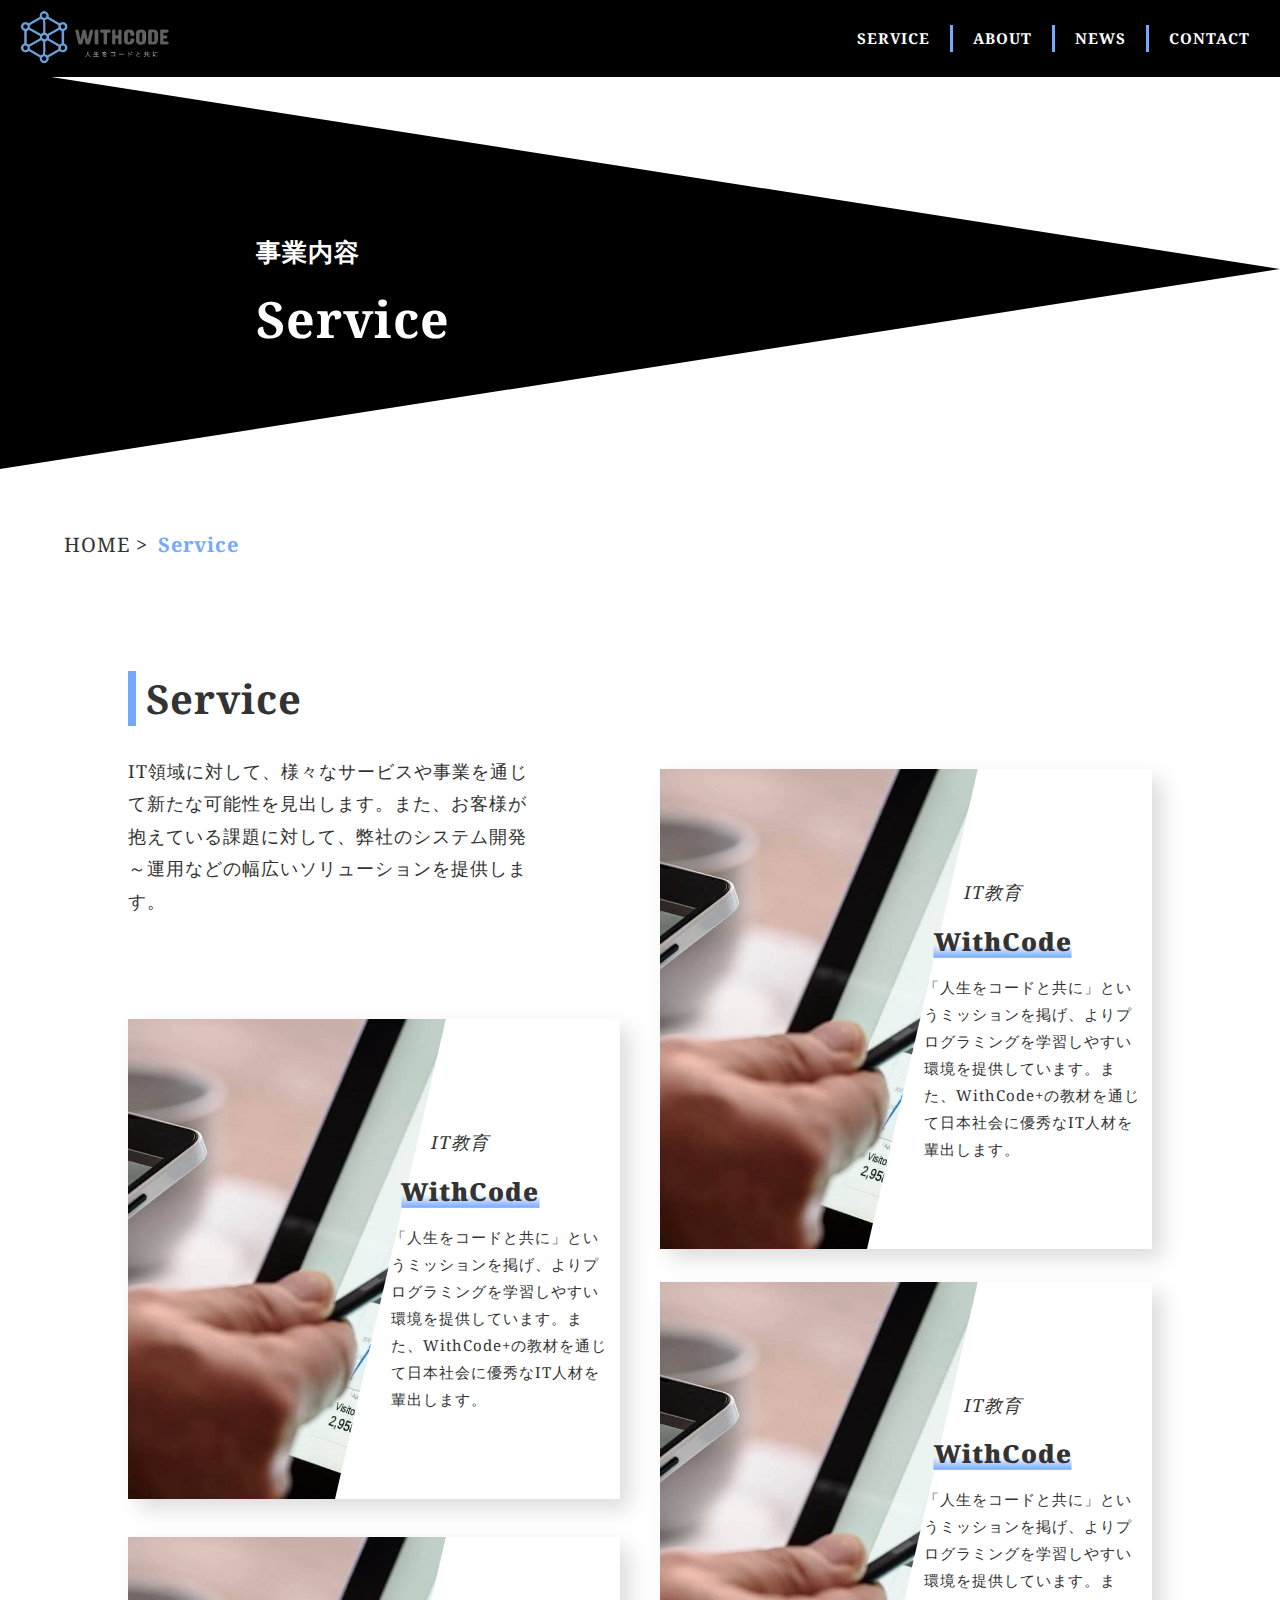
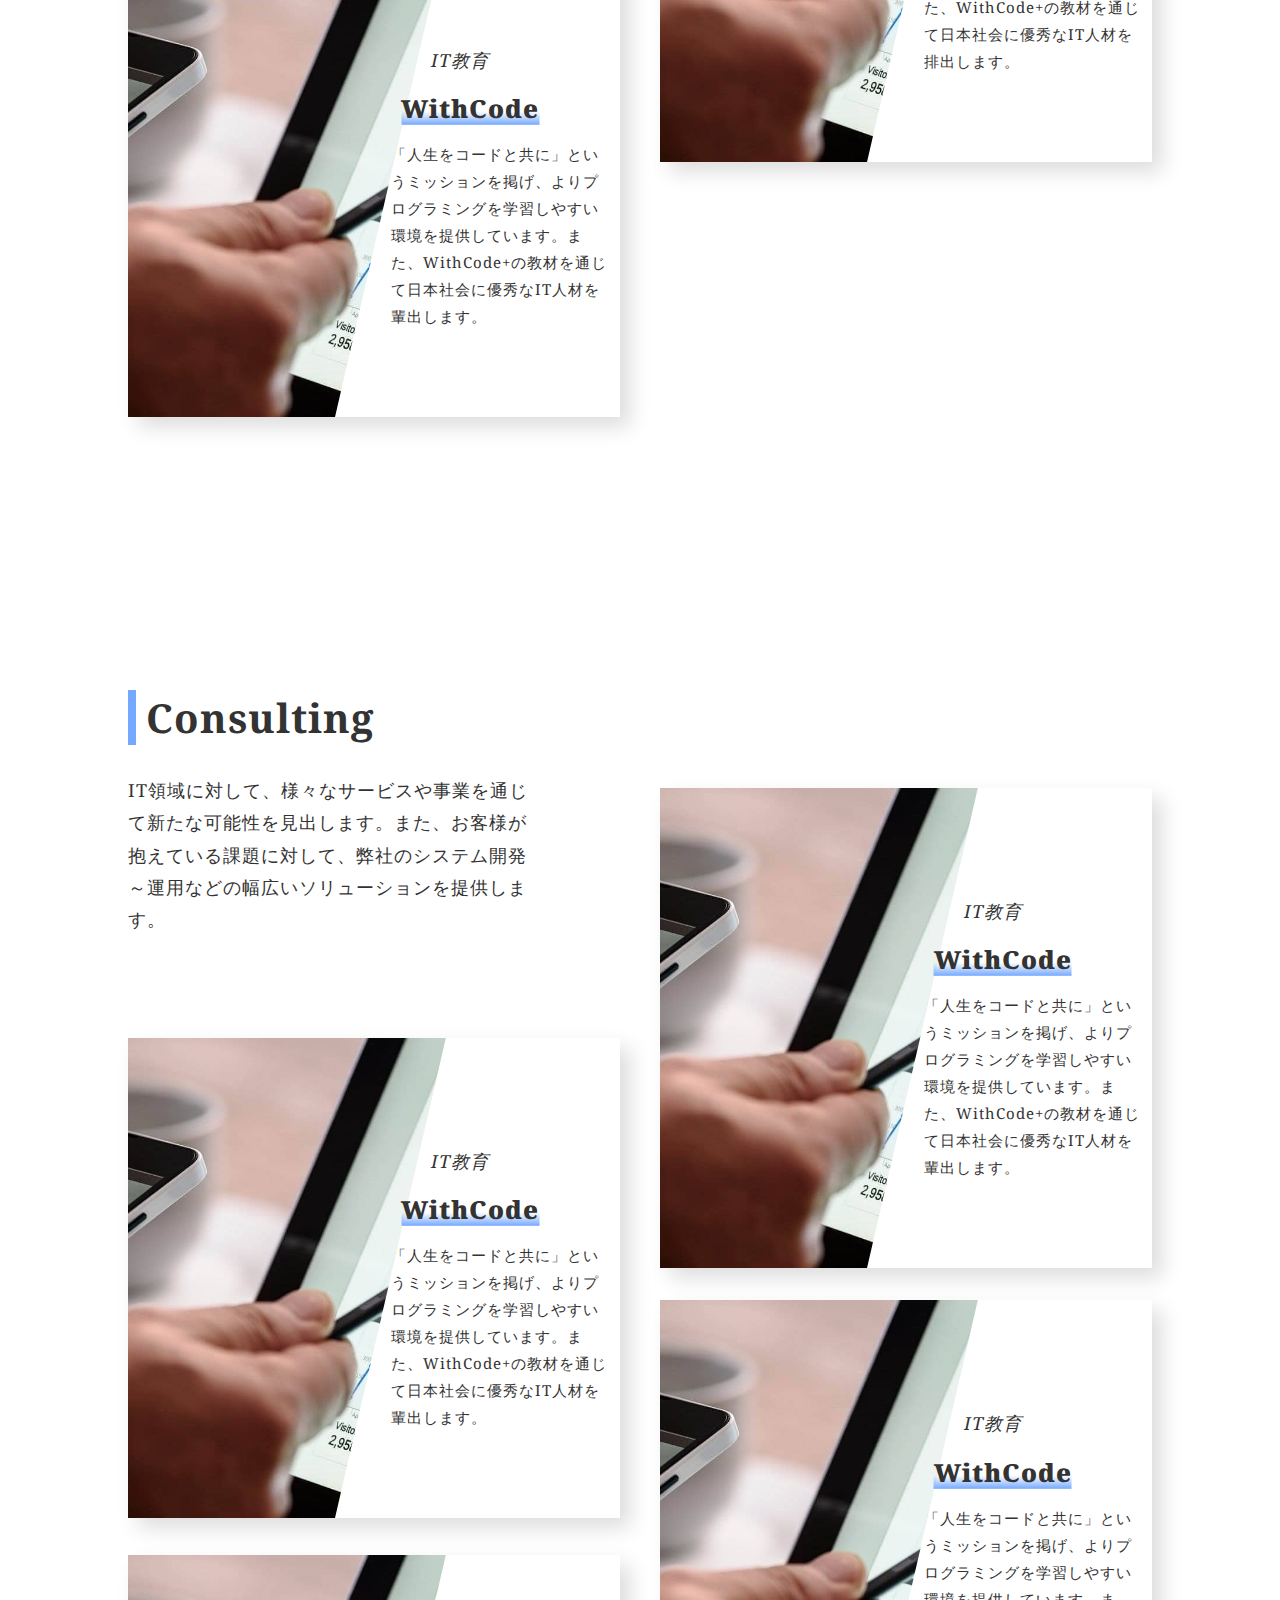
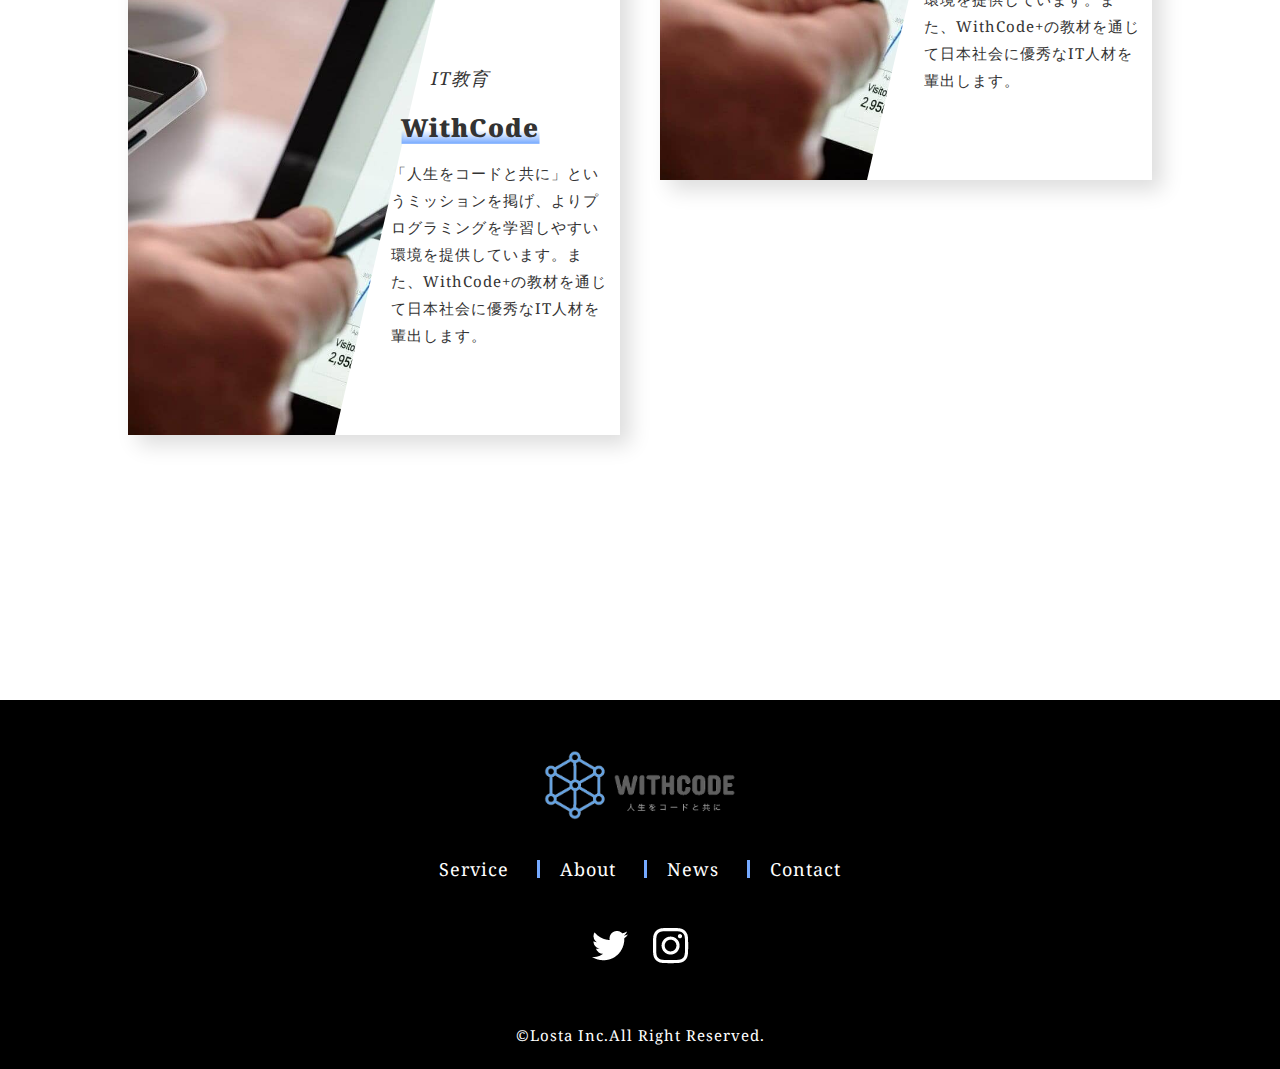
<file: html/service.html>
<html>
 <head>
    <meta charset="UTF-8">
   <title>プログラミング教材「WithCode+」</title>
   <meta name="description" content="「人生をコードと共に」というビジョンを達成するべく、皆さんのプログラミング学習をサポートします。">
   <meta name="keywords" content="IT,プログラミング,コミュニティ"> 
   <meta name="viewport" content="width=device-width, initial-scale=1.0">
   <meta property="og:title" content="プログラミング教材「WithCode+」">
    <meta property="og:type" content="article">
   <meta property="og:url" content="https://withcode-plus.tech">
   <meta property="og:image" content="img/logo.png">
   <meta property="og:description" content="「人生をコードと共に」というビジョンを達成するべく、皆さんのプログラミング学習をサポートします。">
   <meta property="og:site_name" content="プログラミング教材">
   <link rel="icon" href="../favicon.ico">
   <link rel="apple-touch-icon" sizes="180×180" href="img/logo.png">
   <link rel="stylesheet" type="text/css" href="../css/reset.css">
   <link rel="stylesheet" type="text/css" href="../css/common1.css">
   <link rel="stylesheet" type="text/css" href="../css/common2.css">
   <link rel="stylesheet" type="text/css" href="../css/service.css">
   <link rel="preconnect" href="https://fonts.gstatic.com">
    <link href="https://fonts.googleapis.com/css2?family=Noto+Serif:ital,wght@0,400;0,700;1,400;1,700&display=swap"
     rel="stylesheet">
 </head>

 <body>
  <header>
    <div class="header_all">
      <a href="../index.html" class="logo">
        <img src="../img/logo.png" alt="ロゴ画像">
      </a>
      <nav class="navbar">
        <ul>
          <li><a href="../index.html" class="respons">TOP</a></li>
          <li><a href="service.html">SERVICE</a></li>
          <li><a href="about.html">ABOUT</a></li>
          <li><a href="news.html">NEWS</a></li>
          <li><a href="contact.html">CONTACT</a></li>
        </ul>
      </nav>
    </div>
    <p class="drawer"></p>
   </header>

   <main>
     <section class="top">
       <div class="top_bg">
         <p class="top_ttl">
           <small>事業内容</small>
           Service
         </p>
       </div>
     </section>

     <section class="breadcrumb">
      <ul>
        <li>
          <a href="../index.html"><span>HOME</span></a>
        </li>
        <li>
          <a href="service.html"><span class="color">Service</span></a>
        </li>
      </ul>
    </section>

    <section class="service">
      <div class="inner">
        <div class="intro">
          <h2 class="section_ttl"><small></small>Service</h2>
          <p class="intro_txt">
            IT領域に対して、様々なサービスや事業を通じて新たな可能性を見出します。また、お客様が抱えている課題に対して、弊社のシステム開発～運用などの幅広いソリューションを提供します。
          </p>
        </div>
        <div class="service_all">
          <ul class="service_list">
            <li class="service_item _service1">
              <div class="service_img _service"></div>
              <div class="service_inner_txt">
                <p class="service_subttl">IT教育</p>
                <p class="service_ttl"><strong>WithCode</strong></p>
                <p class="service_descript">
                 「人生をコードと共に」というミッションを掲げ、よりプログラミングを学習しやすい環境を提供しています。また、WithCode+の教材を通じて日本社会に優秀なIT人材を輩出します。
                </p>
              </div>
            </li>
            <li class="service_item _service2">
              <div class="service_img _service"></div>
              <div class="service_inner_txt">
                <p class="service_subttl">IT教育</p>
                <p class="service_ttl"><strong>WithCode</strong></p>
                <p class="service_descript">
                 「人生をコードと共に」というミッションを掲げ、よりプログラミングを学習しやすい環境を提供しています。また、WithCode+の教材を通じて日本社会に優秀なIT人材を輩出します。
                </p>
              </div>
            </li>
            <li class="service_item _service3">
              <div class="service_img _service"></div>
              <div class="service_inner_txt">
                <p class="service_subttl">IT教育</p>
                <p class="service_ttl"><strong>WithCode</strong></p>
                <p class="service_descript">
                 「人生をコードと共に」というミッションを掲げ、よりプログラミングを学習しやすい環境を提供しています。また、WithCode+の教材を通じて日本社会に優秀なIT人材を輩出します。
                </p>
              </div>
            </li>
            <li class="service_item _service4">
              <div class="service_img _service "></div>
              <div class="service_inner_txt">
                <p class="service_subttl">IT教育</p>
                <p class="service_ttl"><strong>WithCode</strong></p>
                <p class="service_descript">
                 「人生をコードと共に」というミッションを掲げ、よりプログラミングを学習しやすい環境を提供しています。また、WithCode+の教材を通じて日本社会に優秀なIT人材を排出します。
                </p>
              </div>
            </li>
          </ul>
        </div>
      </div>
    </section>
    <section class="service">
      <div class="inner">
        <div class="intro">
          <h2 class="section_ttl"><small></small>Consulting</h2>
          <p class="intro_txt">
            IT領域に対して、様々なサービスや事業を通じて新たな可能性を見出します。また、お客様が抱えている課題に対して、弊社のシステム開発～運用などの幅広いソリューションを提供します。
          </p>
        </div>
        <div class="service_all">
          <ul class="service_list">
            <li class="service_item _service1">
              <div class="service_img _service"></div>
              <div class="service_inner_txt">
                <p class="service_subttl">IT教育</p>
                <p class="service_ttl"><strong>WithCode</strong></p>
                <p class="service_descript">
                 「人生をコードと共に」というミッションを掲げ、よりプログラミングを学習しやすい環境を提供しています。また、WithCode+の教材を通じて日本社会に優秀なIT人材を輩出します。
                </p>
              </div>
            </li>
            <li class="service_item _service2">
              <div class="service_img _service"></div>
              <div class="service_inner_txt">
                <p class="service_subttl">IT教育</p>
                <p class="service_ttl"><strong>WithCode</strong></p>
                <p class="service_descript">
                 「人生をコードと共に」というミッションを掲げ、よりプログラミングを学習しやすい環境を提供しています。また、WithCode+の教材を通じて日本社会に優秀なIT人材を輩出します。
                </p>
              </div>
            </li>
            <li class="service_item _service3">
              <div class="service_img _service"></div>
              <div class="service_inner_txt">
                <p class="service_subttl">IT教育</p>
                <p class="service_ttl"><strong>WithCode</strong></p>
                <p class="service_descript">
                 「人生をコードと共に」というミッションを掲げ、よりプログラミングを学習しやすい環境を提供しています。また、WithCode+の教材を通じて日本社会に優秀なIT人材を輩出します。
                </p>
              </div>
            </li>
            <li class="service_item _service4">
              <div class="service_img _service "></div>
              <div class="service_inner_txt">
                <p class="service_subttl">IT教育</p>
                <p class="service_ttl"><strong>WithCode</strong></p>
                <p class="service_descript">
                 「人生をコードと共に」というミッションを掲げ、よりプログラミングを学習しやすい環境を提供しています。また、WithCode+の教材を通じて日本社会に優秀なIT人材を輩出します。
                </p>
              </div>
            </li>
          </ul>
        </div>
      </div>
    </section>
   </main>

   <footer>
    <div class="footer_logo">
      <a href="../index.html">
        <img src="../img/logo.png" alt="ロゴ画像">
      </a>
    </div>
    <ul class="footer_list">
      <li class="footer_item">
        <a href="service.html" class="nav_link">Service</a>
      </li>
      <li class="footer_item">
        <a href="about.html" class="nav_link">About</a>
      </li>
      <li class="footer_item">
        <a href="news.html" class="nav_link">News</a>
      </li>
      <li class="footer_item">
        <a href="contact.html" class="nav_link">Contact</a>
      </li>
    </ul>
    <ul class="footer_sns">
      <li class="sns_icon1">
        <a href="#"><img src="../img/twitter.png" alt="Twitterアイコン"></a>
      </li>
      <li class="sns_icon2">
        <a href="#"><img src="../img/instagram.png" alt="Instagramアイコン"></a>
      </li>
    </ul>
    <small class="footer_txt">©Losta Inc.All Right Reserved.</small>
  </footer>



   <script src="https://ajax.googleapis.com/ajax/libs/jquery/3.5.1/jquery.min.js"></script>
   <script type="text/javascript" src="../js/common.js"></script>
 </body>
</html>
</file>
<file: css/common1.css>
@charset "UTF-8";

body {
  font-size: 15px;
  font-family: 'Noto Serif', serif;
  line-height: 1.8;
  letter-spacing: 1px;
  word-break: break-all;
  color: #333;
}

a {
  text-decoration: none;
  color: #333;
}

li {
  list-style: none;
}


header {
  width: 100%;
  display: inline-block;
  background: #000; /* 追加 */
}

header .logo {
  position: absolute;
  padding: 10px 0 0 20px;
  z-index: 2;
}

header .logo img {
  width: 150px; /* 変更 */
  height: auto;
  z-index: 2;
}

header .navbar ul {
  display: flex;
  float: right;
  position: relative;
  margin: 15px 0;
}

header .navbar ul li {
  margin: 10px; /* 変更 */
  padding-right: 20px; /* 追加 */
  border-right: solid 3px #75a9ff; /* 追加 */
}

header .navbar ul li:nth-child(1) {
  border-right: none; /* 追加 */
}

header .navbar ul li:last-child {
  border-right: none; /* 追加 */
}

header .navbar ul li a {
  color: #fff;
  font-weight: 700; /* 追加 */
  font-size: 15px;
}

header .navbar ul li a:hover {
  color: #75a9ff;
}

header .respons {
  visibility: hidden; /* 追加 */
  width: 0; /* 追加 */
  height: 0; /* 追加 */
}

header .drawer {
  visibility: hidden;
}

.inner {
  max-width: 80%;
  margin: 0 auto;
  position: relative;
}

.intro {
  width: 40%;
}

.section_ttl {
  margin-bottom: 20px;
  font-size: 40px;
}

.section_ttl small {
  border-left: solid 8px #75a9ff;
  padding-right: 10px;
}

.intro_txt {
  font-size: 18px;
}


footer {
  padding: 50px 0 20px;
  background: #000;
  color: #fff;
}

.footer_logo {
  width: 15%;
  height: auto;
  margin: 0 auto;
  margin-bottom: 40px;
}

.footer_logo img {
  width: 100%;
}

.footer_list {
  display: flex;
  justify-content: center;
  margin-bottom: 50px;
}


.footer_list {
  display: flex;
  justify-content: center;
  margin-bottom: 50px;
}

.footer_item {
  padding-right: 28px;
  margin-right: 20px;
  border-right: solid 3px #75a9ff;
  font-size: 18px;
  line-height: 1;
}

.footer_item a {
  color: #fff;
}

.footer_item a:hover {
  color: #75a9ff;
}

.footer_item:last-child {
  padding-right: 0;
  margin-right: 0;
  border-right: none;
}

.footer_sns {
  margin-bottom: 50px;
  display: flex;
  justify-content: center;
  align-items: center;
}

.footer_sns .sns_icon1 {
  margin-right: 25px;
}

.footer_sns .sns_icon1,
.sns_icon2 {
  .footer_list {
    display: flex;
    justify-content: center;
    margin-bottom: 50px;
  }
  
  .footer_item {
    padding-right: 28px;
    margin-right: 20px;
    border-right: solid 3px #75a9ff;
    font-size: 18px;
    line-height: 1;
  }
  
  .footer_item a {
    color: #fff;
  }
  
  .footer_item a:hover {
    color: #75a9ff;
  }
  
  .footer_item:last-child {
    padding-right: 0;
    margin-right: 0;
    border-right: none;
  }
  
  .footer_sns {
    margin-bottom: 50px;
    display: flex;
    justify-content: center;
    align-items: center;
  }
  
  .footer_sns .sns_icon1 {
    margin-right: 25px;
  }
  
  .footer_sns .sns_icon1,
  .sns_icon2 {
    -webkit-transition: 0.2s;
    transition: 0.2s;
  }
  
  .footer_sns .sns_icon1:hover,
  .sns_icon2:hover {
    -webkit-transition: 0.2s;
    transition: 0.2s;
    -webkit-transform: translateY(-5px);
    transform: translateY(-5px);
  }
  
  .footer_txt {
    display: block;
    text-align: center;
    font-size: 15px;
  }
  -webkit-transition: 0.2s;
  transition: 0.2s;
}

.footer_sns .sns_icon1:hover,
.sns_icon2:hover {
  -webkit-transition: 0.2s;
  transition: 0.2s;
  -webkit-transform: translateY(-5px);
  transform: translateY(-5px);
}

.footer_txt {
  display: block;
  text-align: center;
  font-size: 15px;
}

@media screen and (max-width: 768px) {
  .inner {
    max-width: 95%;
  }

}

@media screen and (max-width: 480px) {
  .inner {
    max-width: 95%;
  }

  header {
    display: block;
  }
  
  header .logo {
    padding: 5px 0 0 5px;
  }

  .footer_logo {
    width: 40%;
  }
  
  .footer_item {
    padding-right: 7px;
    margin-right: 7px;
  }

  header .drawer {
    visibility: visible;
    width: 24px;
    right: 10px;
    top: 10px;
    position: absolute;
    border-top: solid 4px #aaaaaa;
    cursor: pointer;
    z-index: 100;
  }
  
  header .drawer::before,
  header .drawer::after {
    content: "";
    display: block;
    width: 24px;
    background: #aaaaaa;
    height: 4px;
    position: absolute;
    right: 0;
    -webkit-transition: all 0.5s;
    transition: all 0.5s;
  }
  
  header .drawer::before {
    top: 6px;
  }
  
  header .drawer::after {
    top: 15px;
  }

  header .navbar {
    position: absolute;
    width: 100%;
    height: 100%;
    display: none;
    top: 0;
    left: 0;
    z-index: 3;
    background: #000;
  }
  
  header .navbar ul {
    display: block;
    text-align: center;
    float: none;
    top: 20%;
  }
  
  header .navbar ul li {
    width: 40%;
    margin: 0 auto 20px;
    padding-right: 0;
    border-right: none;
    border-bottom: solid 3px #75a9ff;
  }
  
  header .navbar ul li a {
    font-size: 20px;
    line-height: 2;
  }

  header .respons {
    visibility: visible;
  
  }

  body.nav-open header .drawer {
    border-top: 0;
  }
  
  body.nav-open header .drawer::before {
    top: 9px;
    transform: rotate(-45deg);
  }
  
  body.nav-open header .drawer::after {
    top: 9px;
    transform: rotate(45deg);
  }





}
</file>
<file: css/index.css>
@charset "UTF-8";

.top {
  width: 100%;
  height: 100vh;
  margin-bottom: 200px;
  position: relative;
  bottom: 8px;
}

.top_bg {
  width: 100%;
  height: 100%;
  background-color: #000;
  -webkit-clip-path: polygon(0% 0%, 0% 100%, 100% 50%);
  clip-path: polygon(0% 0%, 0% 100%, 100% 50%);
}

.top_img {
  width: 100%;
  height: 100%;
  position: relative;
}

.top_img img {
  width: 50%;
  height: auto;
  -webkit-transform: translate(-50%, -50%);
  transform: translate(-50%, -50%);
  position: absolute;
  top: 47%;
  left: 50%;
  z-index: 2;
}

.service {
  position: relative;
  margin-bottom: 200px;
}

.service_list {
  display: flex;
  flex-wrap: wrap;
  justify-content: space-between;
}

.service_item {
  width: 48%;
  height: 480px;
  overflow: hidden;
  -webkit-box-shadow: 10px 10px 20px #ddd;
  box-shadow: 10px 10px 20px #ddd;
  position: relative;
  margin: 10% 0;
}

.service_item._service1 {
}

.service_item._service2 {
  bottom: 250px;
  margin-bottom: 0;
}

.service_item._service3 {
  bottom: 65px;
  margin: 0;
}

.service_item._service4 {
  bottom: 320px;
  margin: 0;
}

.service_img {
  position: relative;
  background-repeat: no-repeat;
  background-position: center;
  background-size: cover;
  width: 100%;
  height: 500px;
  z-index: -1;
}

.service_img::after {
  content: "";
  position: absolute;
  width: 375px;
  height: 715px;
  background: #ffffff;
  z-index: -1;
  -webkit-transform: rotate(13deg);
  transform: rotate(13deg);
  left: 50%;
  top: -25px;
}

.service_img._service {
  background: url(../img/service.png) no-repeat center;
  background-size: cover;
  z-index: -1;
}

.service_inner_txt {
  padding: 20px 5px 0 20px;
  position: absolute;
  top: 50%;
  left: 50%;
  transform: translate(-1%, -50%);
}

.service_subttl {
  margin-bottom: 10px;
  padding-left: 40px;
  font-size: 18px;
  font-style: italic;
}

.service_ttl {
  font-size: 25px;
  font-weight: 700;
  padding-left: 10px;
  margin-bottom: 10px;
}

.service_ttl strong {
  background: linear-gradient(transparent 60%, #75a9ff);
}

.service_descript {
  font-size: 15px;
}

.btn {
  background: #000;
  padding: 20px 30px;
  width: 17%;
  margin: auto;
  text-align: center;
}

.btn a {
  color: #fff;
  font-size: 15px;
  font-weight: 700;
}

.about {
  position: relative;
  margin-bottom: 200px;
}

.about::before {
  content: "";
  position: absolute;
  width: 80%;
  height: 500px;
  top: 85px;
  right: 0;
  z-index: -1;
  background: url(../img/about_bg.png) center/cover;
  -webkit-filter: blur(5px);
  filter: blur(5px);
  opacity: 0.3;
}

.about .intro {
  margin-bottom: 50px;
}

.about_list {
  display: flex;
  justify-content: space-between;
}

.about_item {
  width: 30%;
  height: auto;
  position: relative;
  z-index: 2;
  background: #ffffff;
  -webkit-transition: all 0.3s ease-in-out 0s;
  transition: all 0.3s ease-in-out 0s;
  overflow: hidden;
}

.about_item::before {
  height: 100%;
  width: 100%;
  position: absolute;
  content: "";
  z-index: -1;
  -webkit-transition: all 0.3s ease-in-out 0s;
  transition: all 0.3s ease-in-out 0s;
  background: url(../img/about.png) center/cover no-repeat;
  -webkit-clip-path: polygon(64% 0, 100% 0, 100% 100%, 47% 100%);
  clip-path: polygon(64% 0, 100% 0, 100% 100%, 47% 100%);
}

.about_item:hover::before {
  -webkit-transition: all 0.3s ease-in-out 0s;
  transition: all 0.3s ease-in-out 0s;
  -webkit-transform: scale(1.1);
  transform: scale(1.1);
  opacity: 0.8;
}

.about_sub_ttl {
  padding-top: 55px;
  padding-left: 22px;
}

.about_sub_txt {
  padding: 25px 0 0 20px;
  font-size: 30px;
  font-weight: 700;
}

.about_arrow {
  margin-top: 55px;
  margin-left: 20px;
}

.news {
  margin-bottom: 200px;
}

.news .section_ttl {
  margin-bottom: 80px;
}

.news_list {
  display: flex;
  justify-content: space-between;
}

.news_item {
  width: 30%;
  height: auto;
  margin-bottom: 100px;
  -webkit-box-shadow: 10px 10px 20px #ddd;
  box-shadow: 10px 10px 20px #ddd;
  cursor: pointer;
  -webkit-transition: 0.4s;
  transition: 0.4s;
}

.news_item:hover {
  -webkit-box-shadow: 0 0 0;
  box-shadow: 0 0 0;
  opacity: 0.7;
  -webkit-transition: 0.4s;
  transition: 0.4s;
  -webkit-box-shadow: 10px 10px 20px #ddd;
  box-shadow: 10px 10px 20px #ddd;
}

.news_img {
  display: contents;
  width: 100%;
}

.news_img img {
  width: 100%;
}

.news_txt {
  padding: 0 16px;
}

.news_ttl {
  margin: 40px 0;
  font-size: 18px;
  line-height: 1;
}

.news_date {
  font-size: 15px;
  line-height: 1;
  position: relative;
  -webkit-transition: 0.4s;
  transition: 0.4s;
  margin-bottom: 10px;
}

.news_date::after {
  content: "";
  position: absolute;
  background: url(../img/arrow.png) no-repeat;
  background-size: contain;
  width: 19%;
  height: 55%;
  display: block;
  right: 13px;
  top: 50%;
}

@media screen and (max-width: 768px) {
  .service_item {
    display: block;
    width: 80%;
    margin: 0 auto 10%;
    height: 120%;
  }

  .service_item._service2,
  .service_item._service3,
  .service_item._service4 {
   bottom: 0;
   margin: 0 auto 10%;
  }

  .intro {
    width: 100%;
  }
  
  .intro_txt {
    margin-bottom: 50px;
  }
  
  .about_sub_ttl {
    padding-top: 20px;
  }
}

@media screen and (max-width: 480px) {
  .top_img img {
    width: 70%;
  }

  .service_item {
    width: 100%;
    margin: 0 0 10%;
    height: auto;
  }

  .service_inner_txt {
    left: 46%;
  }

  .btn {
    background: #000;
    width: 40%;
    margin: auto;
    text-align: center;
  }

  .about_list {
    display: block;
  }
  
  .about_item {
    width: 100%;
    height: 300px;
    margin-bottom: 10%;
    border: solid 1px #ccc;
  }

  .about_sub_ttl {
    padding-top: 55px;
  }
  
  .news_list {
    display: block;
  }

  .news_item {
    width: 100%;
    height: auto;
    margin-bottom: 10%;
    border: solid 1px #ccc;
  }


}
</file>
<file: css/common2.css>
.top {
  width: 100%;
  height: 400px;
  margin-bottom: 50px;
  position: relative;
  bottom: 8px;
}

.top_bg {
  width: 100%;
  height: 100%;
  background-color: #000;
  -webkit-clip-path: polygon(0% 0%, 0% 100%, 100% 50%);
  clip-path: polygon(0% 0%, 0% 100%, 100% 50%);
}

.top_ttl {
  position: absolute;
  left: 20%;
  top: 40%;
  color: #fff;
  z-index: 2;
  font-size: 50px;
  font-weight: 700;
}

.top_ttl small {
  display: block;
  font-size: 25px;
}

.breadcrumb {
  max-width: 90%;
  margin: 0 auto;
}

.breadcrumb ul {
  display: flex;
  margin-bottom: 100px;
}

.breadcrumb li {
  font-size: 20px;
}

.breadcrumb li::after {
  content: ">";
  padding-right: 10px;
  font-size: 20px;
}

.breadcrumb li:last-child::after {
  content: "";
}

.color {
  color: #75a9ff;
  font-weight: 700;
}
</file>
<file: css/about.css>
.about_com {
  margin-bottom: 200px;
}

.about_com .section_ttl {
  margin-bottom: 80px;
}

.about_com_all {
  padding: 100px;
  border: solid 2px #ddd;
  -webkit-box-shadow: 20px 20px 30px #ddd;
  box-shadow: 20px 20px 30px #ddd;
  display: flex;
}

.about_com_list {
  width: 50%;
}

.about_com_item {
  margin-bottom: 40px;
}

.about_com_ttl {
  font-size: 23px;
  display: inline-block;
}

.about_com_txt {
  font-size: 20px;
  display: inline-block;
}

.about_mem {
  margin-bottom: 200px;
}

.about_mem .section_ttl {
  margin-bottom: 80px;
}

.about_mem_all {
  display: flex;
  padding: 100px;
  border: solid 2px #ddd;
  -webkit-box-shadow: 20px 20px 30px #ddd;
  box-shadow: 20px 20px 30px #ddd;
}

.about_mem_per {
  width: 50%;
  margin: 0 5%;
}

.about_mem_ttl {
  font-size: 23px;
  position: relative;
  margin-bottom: 30px;
}

.about_mem_ttl::before {
  content: "";
  width: 4px;
  height: 30px;
  background-color: #75a9ff;
  position: absolute;
  top: 15%;
  left: -3%;
}

.about_mem_name {
  font-size: 20px;
  margin-bottom: 35px;
}

.about_mem_txt {
  font-size: 18px;
  line-height: 1.8;
}

.about_acc {
  margin-bottom: 150px;
}

.about_acc .section_ttl {
  margin-bottom: 80px;
}

.about_acc_map {
  width: 60%;
  height: 350px;
  -webkit-clip-path: polygon(0% 0%, 0% 400%, 80% 0%);
  clip-path: polygon(0% 0%, 0% 400%, 80% 0%);
}

.about_acc_map iframe {
  width: 100%;
  height: 100%;
}

.about_acc_list {
  position: absolute;
  top: 50%;
  left: 50%;
  transform: translate(-1%, -100%);
}

.about_acc_item {
  margin-bottom: 30px;
}

.about_acc_ttl {
  margin-bottom: 10px;
  font-size: 23px;
}

.about_acc_txt {
  font-size: 20px;
  line-height: 1.8;
}

@media screen and (max-width: 768px) {
  .about_com_all {
    padding: 50px;
  }
  
  .about_mem_all {
    padding: 50px;
  }
}

@media screen and (max-width: 480px) {
  .about_com_all {
    display: block;
  }
  
  .about_com_list {
    width: 100%;
  }

  .about_com_txt {
    font-size: 16px;
  }

  .about_mem_all {
    display: block;
  }

  .about_mem_per {
    width: 100%;
    margin: 0 0 20%;
  }

  .about_mem_name {
    font-size: 20px;
    margin-bottom: 25px;
  }
  
  .about_mem_txt {
    font-size: 16px;
  }

  .about_acc {
    margin-bottom: 50px;
  }
  
  .about_acc_list {
    position: relative;
    margin: 30px 0;
    top: 0;
    left: 0;
    transform: none;
  }
  
  .about_acc_txt {
    font-size: 18px;
    line-height: 1.5;
  }
  
  .about_acc_map {
    width: unset;
    height: 350px;
    margin: 10px;
    -webkit-clip-path: none;
    clip-path: none;
  }


}
</file>
<file: css/contact.css>
.contact_item {
  display: flex;
  position: absolute;
  width: 50%;
}

.contact_txt {
  line-height: 1.8;
  font-size: 18px;
  z-index: 5;
}

.contact_img {
  background: url(../img/contact.png) no-repeat center;
  background-size: cover;
  width: 80%;
  height: 450px;
  position: relative;
  left: 32.5%;
  z-index: -1;
  margin-bottom: 120px;
  overflow: hidden;
}

.contact_img::before {
  position: absolute;
  content: "";
  width: 380px;
  height: 760px;
  background: #fff;
  z-index: 0;
  -webkit-transform: rotate(50deg);
  transform: rotate(50deg);
  left: -9%;
  top: -280px;
}

.contact_form {
  width: 90%;
  margin: 0 auto;
}

.contact_box {
  display: flex;
  margin-bottom: 80px;
}

.contact_form_box1 {
  height: 51px;
  width: 69%;
  padding-left: 6px;
  font-size: 15px;
}

.contact_form_box2 {
  height: 45px;
  width: 67%;
  padding-left: 6px;
  font-size: 15px;
}

.contact_box._area {
  margin-bottom: 0;
}

.contact_form_ttl {
  width: 46%;
  height: 100%;
  font-size: 18px;
  line-height: 1.5;
  position: relative;
  margin-top: 10px;
}

.contact_form_ttl::after {
  content: "必須";
  position: absolute;
  right: 70px;
  top: 50%;
  -webkit-transform: translateY(-50%);
  transform: translateY(-50%);
  text-align: center;
  width: 96px;
  line-height: 32px;
  font-size: 15px;
  color: #c72930;
  border: 1px solid #c72930;
  border-radius: 2px;
}

.contact_txtarea {
  width: 67%;
  height: 300px;
  margin-bottom: 100px;
  font-size: 15px;
  padding: 7px;
}

.contact_btn {
  width: 200px;
  height: 50px;
  margin: 0 auto 150px;
  font-size: 18px;
  display: block;
  color: #fff;
  background: #000;
  -webkit-transition: 0.4s;
  transition: 0.4s;
  cursor: pointer;
}

.contact_btn:hover {
  color: #000;
  background: #fff;
  -webkit-transition: 0.4s;
  transition: 0.4s;
}

@media screen and (max-width: 768px) {
  .contact_img {
    width: 70%;
    bottom: 200px;
    margin-bottom: 0;
    }
    
    .contact_form_box {
    width: 320px;
    }
    
    .contact_txtarea {
    width: 320px;
    }

    .contact_form_ttl::after {
      position: relative;
      left: 10px;
      top: 0;
    }

}

@media screen and (max-width: 480px) {
  .contact_img {
    background-image: none;
    height: 0;
  }
  
  .contact_item {
    width: 100%;
    display: block;
    position: relative;
    margin-bottom: 50px;
  }
  
  .contact_box {
    display: block;
  }
  
  .contact_form_ttl::after {
    position: relative;
    left: 10px;
    top: 0;
  }
  
  .contact_form_box {
    width: 90%;
    height: 35px;
  }
  
  .contact_txtarea {
    width: 90%;
  }


}
</file>
<file: css/news.css>
.news {
  margin-bottom: 200px;
}

.news .section_ttl {
  margin-bottom: 80px;
}

.news_list {
  display: flex;
  justify-content: space-between;
}

.news_item {
  width: 30%;
  height: auto;
  margin-bottom: 100px;
  -webkit-box-shadow: 10px 10px 20px #ddd;
  box-shadow: 10px 10px 20px #ddd;
  cursor: pointer;
  -webkit-transition: 0.4s;
  transition: 0.4s;
}

.news_item:hover {
  -webkit-box-shadow: 0 0 0;
  box-shadow: 0 0 0;
  opacity: 0.7;
  -webkit-transition: 0.4s;
  transition: 0.4s;
  -webkit-box-shadow: 10px 10px 20px #ddd;
  box-shadow: 10px 10px 20px #ddd;
}

.news_img {
  display: contents;
  width: 100%;
}

.news_img img {
  width: 100%;
}

.news_txt {
  padding: 0 16px;
}

.news_ttl {
  margin: 40px 0;
  font-size: 18px;
  line-height: 1;
}

.news_date {
  font-size: 15px;
  line-height: 1;
  position: relative;
  -webkit-transition: 0.4s;
  transition: 0.4s;
  margin-bottom: 10px;
}

.news_date::after {
  content: "";
  position: absolute;
  background: url(../img/arrow.png) no-repeat;
  background-size: contain;
  width: 19%;
  height: 55%;
  display: block;
  right: 13px;
  top: 50%;
}

@media screen and (max-width: 480px) {
  .news_list {
    display: block;
  }
  
  .news_item {
    width: 100%;
    height: auto;
    margin-bottom: 10%;
    border: solid 1px #ccc;
  }
}

@media screen and (max-width: 480px) {
  .contact_img {
    background-image: none;
    height: 0;
  }

  .contact_item {
    width: 100%;
    display: block;
    position: relative;
    margin-bottom: 50px;
  }

  .contact_box {
    display: block;
  }

  .contact_form_ttl::after {
    position: relative;
    left: 10px;
  }
  


}
</file>
<file: css/service.css>
.service {
  position: relative;
  margin-bottom: 200px;
}

.service_list {
  display: flex;
  flex-wrap: wrap;
  justify-content: space-between;
}

.service_item {
  width: 48%;
  height: 480px;
  overflow: hidden;
  -webkit-box-shadow: 10px 10px 20px #ddd;
  box-shadow: 10px 10px 20px #ddd;
  position: relative;
  margin: 10% 0;
}

.service_item._service1 {
}

.service_item._service2 {
  bottom: 250px;
  margin-bottom: 0;
}

.service_item._service3 {
  bottom: 65px;
  margin: 0;
}

.service_item._service4 {
  bottom: 320px;
  margin: 0;
}

.service_img {
  position: relative;
  background-repeat: no-repeat;
  background-position: center;
  background-size: cover;
  width: 100%;
  height: 500px;
  z-index: -1;
}

.service_img::after {
  content: "";
  position: absolute;
  width: 375px;
  height: 715px;
  background: #ffffff;
  z-index: -1;
  -webkit-transform: rotate(13deg);
  transform: rotate(13deg);
  left: 50%;
  top: -25px;
}

.service_img._service {
  background: url(../img/service.png) no-repeat center;
  background-size: cover;
  z-index: -1;
}

.service_inner_txt {
  padding: 20px 5px 0 20px;
  position: absolute;
  top: 50%;
  left: 50%;
  transform: translate(-1%, -50%);
}

.service_subttl {
  margin-bottom: 10px;
  padding-left: 40px;
  font-size: 18px;
  font-style: italic;
}

.service_ttl {
  font-size: 25px;
  font-weight: 700;
  padding-left: 10px;
  margin-bottom: 10px;
}

.service_ttl strong {
  background: linear-gradient(transparent 60%, #75a9ff);
}

.service_descript {
  font-size: 15px;
}

@media screen and (max-width: 768px) {
  .service_item {
    display: block;
    width: 80%;
    margin: 0 auto 10%;
    height: 120%;
  }

  .service_item._service2,
  .service_item._service3,
  .service_item._service4 {
   bottom: 0;
   margin: 0 auto 10%;
 }

 .intro {
  width: 100%;
}

.intro_txt {
  margin-bottom: 50px;
}

.about_sub_ttl {
  padding-top: 20px;
}

@media screen and (max-width: 480px) {
  .service_item {
    width: 100%;
    margin: 0 0 10%;
    height: auto;
  }
  
  .service_inner_txt {
    left: 46%;
  }
  



}
</file>
